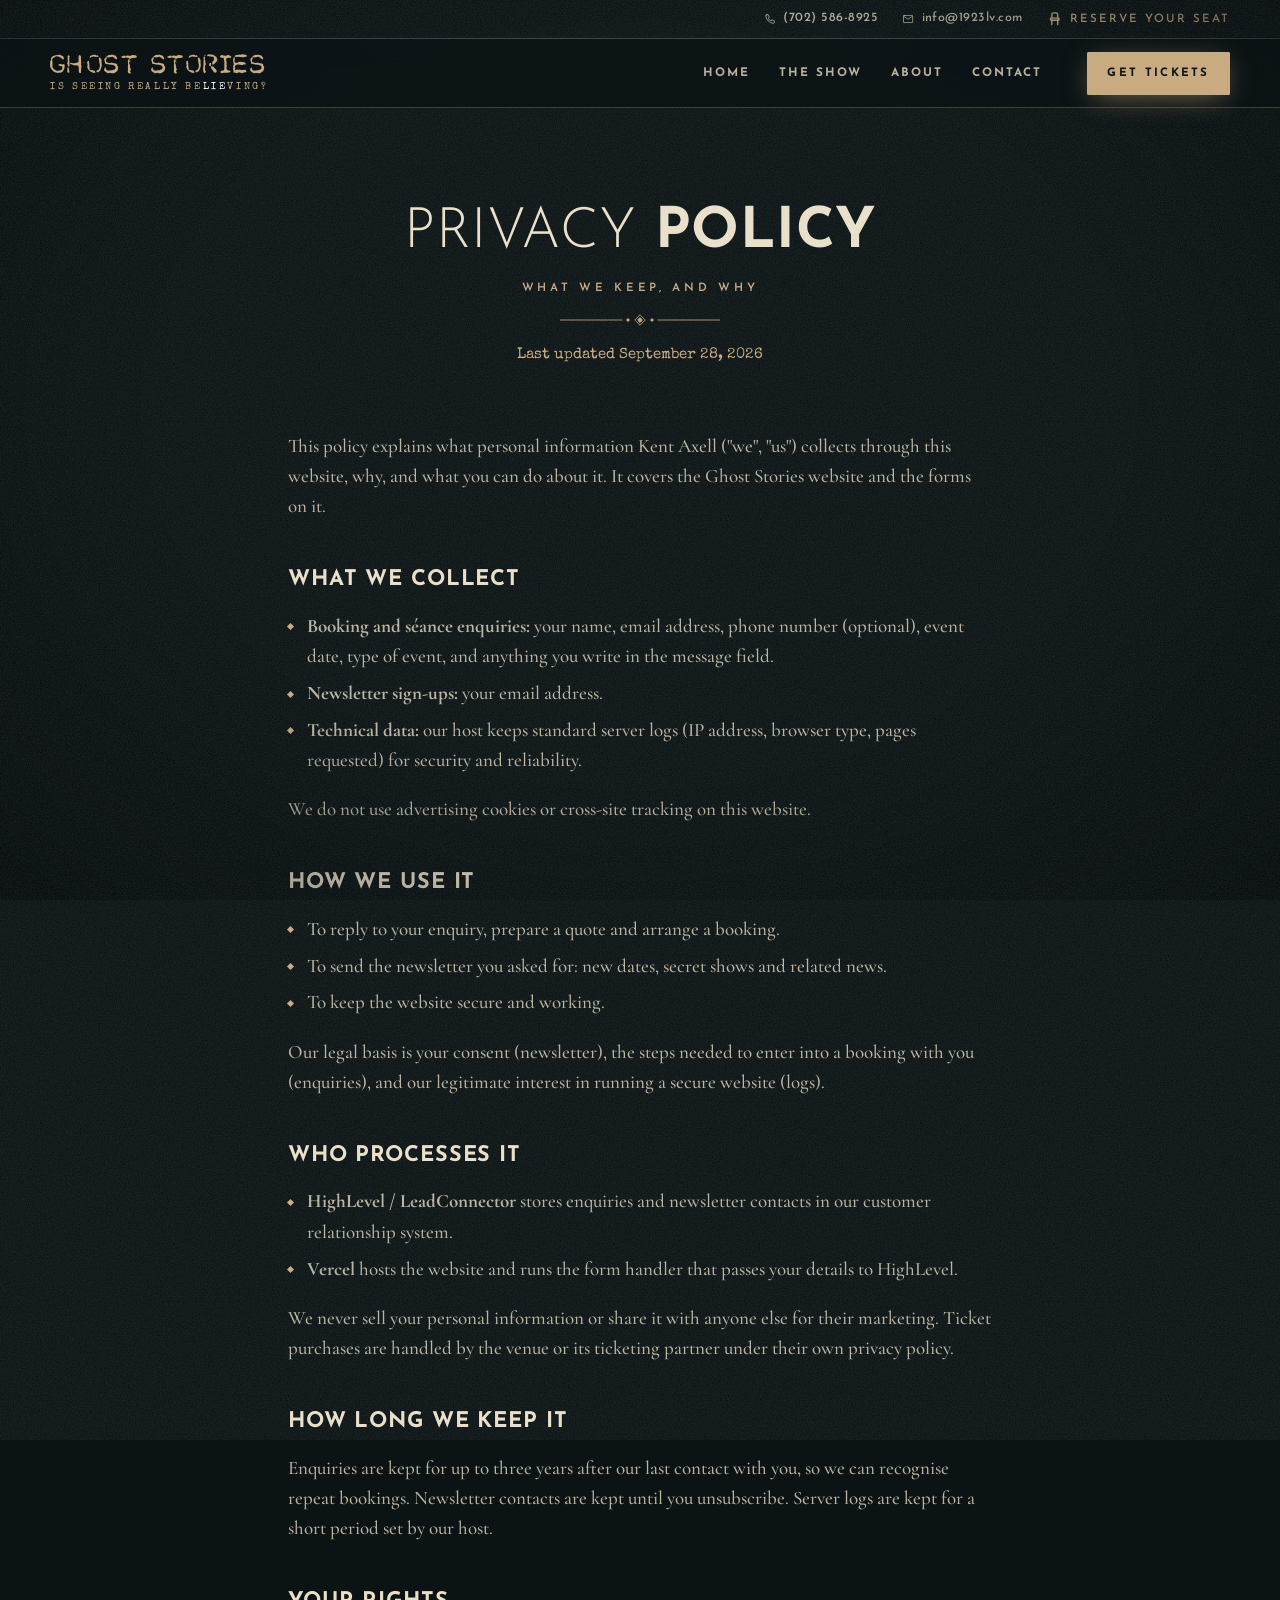
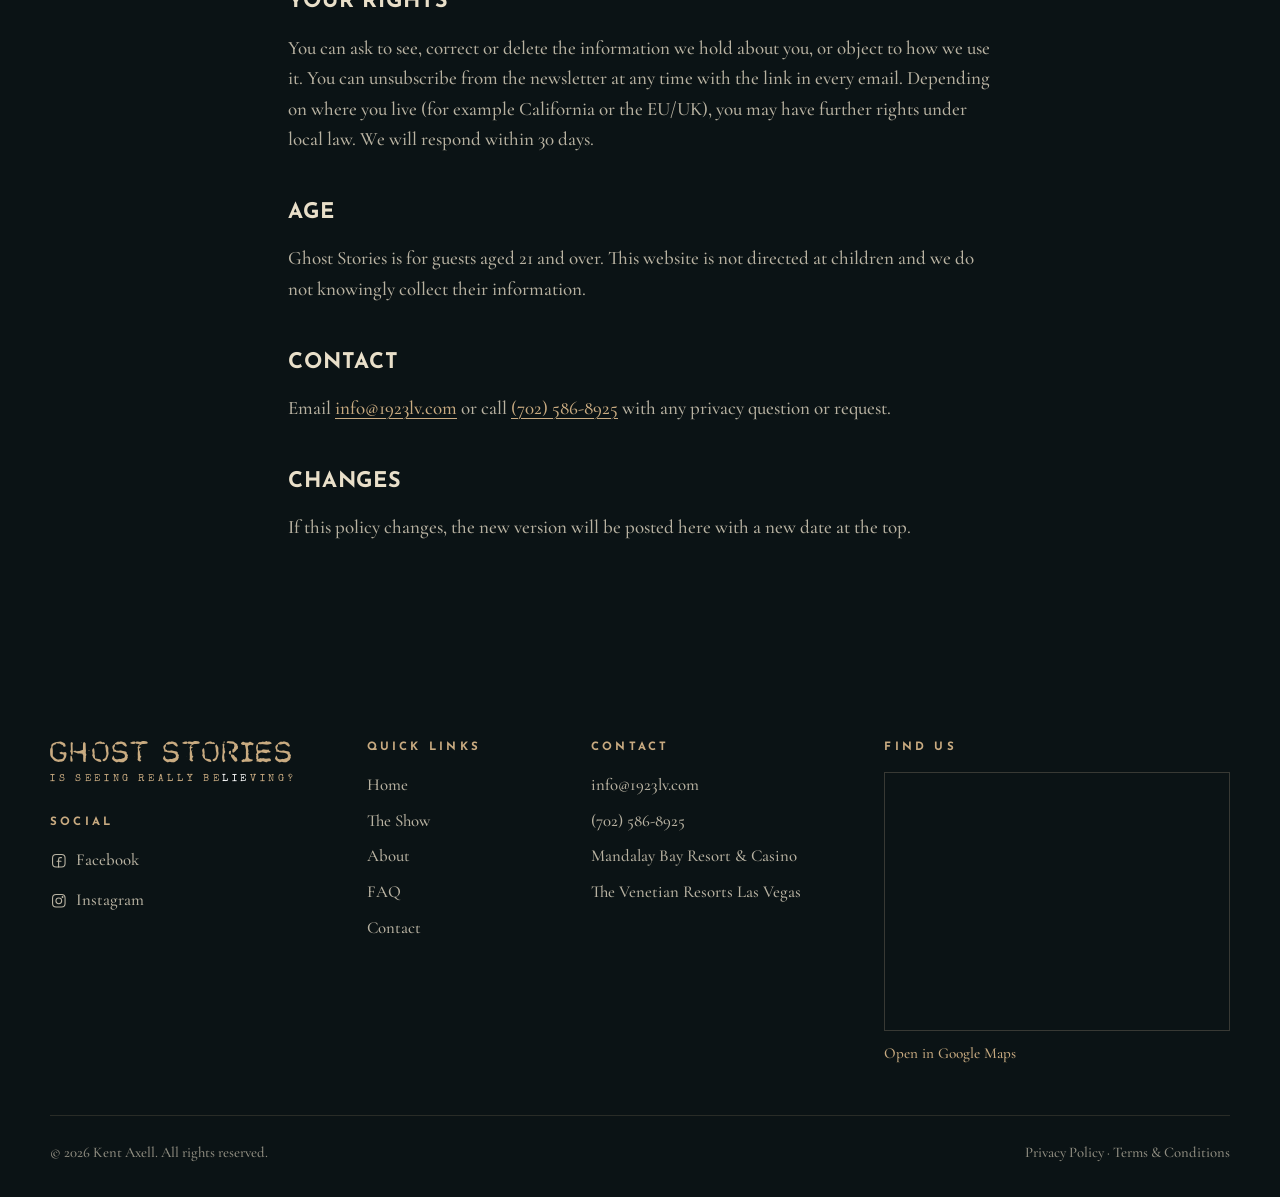
<file: privacy.html>
<!doctype html>
<html lang="en">
<head>
  <meta charset="utf-8">
  <meta name="viewport" content="width=device-width, initial-scale=1, viewport-fit=cover">
  <title>Privacy Policy | Ghost Stories | 1923 Prohibition Bar, Las Vegas</title>
  <meta name="description" content="How Kent Axell collects, uses and protects personal information submitted through the Ghost Stories website.">
  <meta name="robots" content="index,follow">
  <link rel="canonical" href="https://ghoststories.vegas/privacy.html">

  <!-- Open Graph -->
  <meta property="og:type" content="website">
  <meta property="og:site_name" content="Ghost Stories">
  <meta property="og:title" content="Privacy Policy · Ghost Stories">
  <meta property="og:description" content="How Kent Axell collects, uses and protects personal information submitted through the Ghost Stories website.">
  <meta property="og:url" content="https://ghoststories.vegas/privacy.html">
  <meta property="og:image" content="https://ghoststories.vegas/assets/img/og-image.jpg">
  <meta property="og:image:width" content="1200">
  <meta property="og:image:height" content="630">
  <meta property="og:image:alt" content="Ghost Stories: Is Seeing Really Believing? — Kent Axell at 1923 Prohibition Bar">
  <meta property="og:locale" content="en_US">

  <!-- Twitter / X -->
  <meta name="twitter:card" content="summary_large_image">
  <meta name="twitter:title" content="Privacy Policy · Ghost Stories">
  <meta name="twitter:description" content="How Kent Axell collects, uses and protects personal information submitted through the Ghost Stories website.">
  <meta name="twitter:image" content="https://ghoststories.vegas/assets/img/og-image.jpg">

  <!-- Theme & icons -->
  <meta name="theme-color" content="#0B1315">
  <link rel="icon" href="/assets/img/favicon.svg" type="image/svg+xml">
  <link rel="apple-touch-icon" href="/assets/img/apple-touch-icon.png">
  <link rel="preload" href="/assets/fonts/cormorant-garamond-latin.woff2" as="font" type="font/woff2" crossorigin>
  <link rel="stylesheet" href="/assets/css/styles.css">
  <script src="/assets/js/main.js" defer></script>
</head>
<body>
  <a class="skip-link" href="#main">Skip to content</a>
  <!-- Icon sprite: authored at a single 1.5 stroke so every glyph shares one hand -->
  <svg class="sprite" aria-hidden="true" focusable="false" xmlns="http://www.w3.org/2000/svg">
    <symbol id="i-phone" viewBox="0 0 24 24"><path d="M5.5 3.5h3l2 5-2.4 1.5a11 11 0 0 0 5.9 5.9l1.5-2.4 5 2v3a2 2 0 0 1-2 2A16.5 16.5 0 0 1 3.5 5.5a2 2 0 0 1 2-2z"/></symbol>
    <symbol id="i-mail" viewBox="0 0 24 24"><rect x="3" y="5" width="18" height="14" rx="1"/><path d="m3.5 6.5 8.5 6 8.5-6"/></symbol>
    <symbol id="i-candle-lit" viewBox="0 0 24 24"><path d="M12 2.5c1.9 2.1 2.6 3.5 2.6 4.8a2.6 2.6 0 0 1-5.2 0c0-1.3.8-2.7 2.6-4.8z"/><path d="M12 10.2v1.3"/><rect x="9.2" y="11.5" width="5.6" height="10" rx=".6" fill="currentColor"/></symbol>
    <symbol id="i-candle" viewBox="0 0 24 24"><path d="M12 2.5c1.9 2.1 2.6 3.5 2.6 4.8a2.6 2.6 0 0 1-5.2 0c0-1.3.8-2.7 2.6-4.8z"/><path d="M12 10.2v1.3"/><rect x="9.2" y="11.5" width="5.6" height="10" rx=".6"/></symbol>
    <symbol id="i-planchette" viewBox="0 0 24 24"><path d="M12 2.5c-3.2 3.1-8.5 6.4-8.5 11.3 0 4.2 3.8 7.2 8.5 7.2s8.5-3 8.5-7.2c0-4.9-5.3-8.2-8.5-11.3z"/><circle cx="12" cy="13.6" r="3"/><circle cx="6.8" cy="17.6" r=".6" fill="currentColor"/><circle cx="17.2" cy="17.6" r=".6" fill="currentColor"/><circle cx="12" cy="6.4" r=".6" fill="currentColor"/></symbol>
    <symbol id="i-keyhole" viewBox="0 0 24 24"><circle cx="12" cy="8.5" r="3.6"/><path d="M10.2 11.6 8.8 20.5h6.4l-1.4-8.9"/></symbol>
    <symbol id="i-moon" viewBox="0 0 24 24"><path d="M19.5 14.6A8 8 0 1 1 9.4 4.5a6.4 6.4 0 0 0 10.1 10.1z"/></symbol>
    <symbol id="i-eye" viewBox="0 0 24 24"><path d="M12 2.8 22 20.5H2z"/><path d="M6.8 14.2S9 11 12 11s5.2 3.2 5.2 3.2S15 17.4 12 17.4s-5.2-3.2-5.2-3.2z"/><circle cx="12" cy="14.2" r="1.3"/></symbol>
    <symbol id="i-play" viewBox="0 0 24 24"><path d="M8.5 5.5v13l10.5-6.5z" fill="currentColor" stroke="none"/></symbol>
    <symbol id="i-chevron" viewBox="0 0 24 24"><path d="m6 9.5 6 6 6-6"/></symbol>
    <symbol id="i-star" viewBox="0 0 24 24"><path d="m12 2.8 2.8 6 6.5.7-4.9 4.4 1.4 6.4L12 17l-5.8 3.3 1.4-6.4-4.9-4.4 6.5-.7z" fill="currentColor"/></symbol>
    <symbol id="i-instagram" viewBox="0 0 24 24"><rect x="3.5" y="3.5" width="17" height="17" rx="4.8"/><circle cx="12" cy="12" r="3.9"/><circle cx="17.1" cy="6.9" r=".6" fill="currentColor"/></symbol>
    <symbol id="i-facebook" viewBox="0 0 24 24"><rect x="3.5" y="3.5" width="17" height="17" rx="4.8"/><path d="M15.6 7.6h-1.7c-1.4 0-2.2.9-2.2 2.3v10.6M9.6 12.6h5.4"/></symbol>
    <symbol id="i-youtube" viewBox="0 0 24 24"><rect x="2.5" y="5.8" width="19" height="12.4" rx="3.4"/><path d="M10.2 9.4v5.2l4.4-2.6z" fill="currentColor"/></symbol>
    <symbol id="i-menu" viewBox="0 0 24 24"><path d="M3.5 7h17M3.5 12h17M3.5 17h11"/></symbol>
    <symbol id="i-close" viewBox="0 0 24 24"><path d="M6 6l12 12M18 6 6 18"/></symbol>
    <symbol id="i-chair" viewBox="0 0 24 24"><path d="M7.5 11V5.6A2.6 2.6 0 0 1 10.1 3h3.8a2.6 2.6 0 0 1 2.6 2.6V11"/><rect x="5.5" y="11" width="13" height="3.3" rx=".8"/><path d="M7.5 14.3V21M16.5 14.3V21"/></symbol>
    <symbol id="i-gstar" viewBox="0 0 24 24"><path d="M12 17.3l6.2 3.7-1.6-7 5.4-4.7-7.2-.6L12 2 9.2 8.7 2 9.3l5.4 4.7-1.6 7z"/></symbol>
    <symbol id="i-heart" viewBox="0 0 24 24"><path d="M12 20.3S3.5 15.1 3.5 9.1A4.4 4.4 0 0 1 12 7a4.4 4.4 0 0 1 8.5 2.1c0 6-8.5 11.2-8.5 11.2z"/></symbol>
    <symbol id="i-share" viewBox="0 0 24 24"><circle cx="18" cy="5.5" r="2.5"/><circle cx="6" cy="12" r="2.5"/><circle cx="18" cy="18.5" r="2.5"/><path d="m8.2 10.8 7.6-4.1M8.2 13.2l7.6 4.1"/></symbol>
    <symbol id="i-kebab" viewBox="0 0 24 24"><circle cx="12" cy="5" r="2"/><circle cx="12" cy="12" r="2"/><circle cx="12" cy="19" r="2"/></symbol>
    <symbol id="i-divider" viewBox="0 0 200 16"><path d="M0 8h78M122 8h78"/><path d="M100 1.5 106.5 8 100 14.5 93.5 8z"/><path d="M100 5 103 8l-3 3-3-3z" fill="currentColor"/><circle cx="85" cy="8" r="1.5" fill="currentColor"/><circle cx="115" cy="8" r="1.5" fill="currentColor"/></symbol>
  </svg>
  <!-- 1. Utility bar -->
  <div class="utility">
    <div class="container utility__inner">
      <a class="utility__item" href="tel:+17025868925"><svg class="icon" aria-hidden="true"><use href="#i-phone"/></svg><span>(702) 586-8925</span></a>
      <a class="utility__item utility__item--email" href="mailto:info@1923lv.com"><svg class="icon" aria-hidden="true"><use href="#i-mail"/></svg><span>info@1923lv.com</span></a>
      <a class="utility__item utility__item--cta" href="https://fareharbor.com/embeds/book/1923lv/items/463120/calendar/2026/09/?flow=875034&amp;full-items=yes" target="_blank" rel="noopener" data-tickets><svg class="icon icon--seat" aria-hidden="true"><use href="#i-chair"/></svg><span>Reserve Your Seat</span></a>
    </div>
  </div>

  <!-- 2. Navigation -->
  <header class="nav" data-nav>
    <div class="container nav__inner">
      <!-- Text logo: subtitle width is fitted to the title by main.js (fitLockups) -->
      <a class="logo" href="/#top" aria-label="Ghost Stories: Is Seeing Really Believing? Home" data-lockup>
        <span class="logo__title" data-lockup-title>Ghost Stories</span>
        <span class="logo__sub" data-lockup-sub aria-hidden="true"><span class="lockup-fit">Is Seeing Really Be<span class="lie">lie</span>ving?</span></span>
      </a>
      <nav class="nav__links" id="site-menu" aria-label="Primary">
        <a href="/#top" data-nav-link>Home</a>
        <a href="/#the-show" data-nav-link>The Show</a>
        <a href="/#about" data-nav-link>About</a>
        <a href="/#contact" data-nav-link>Contact</a>
        <a class="btn btn--gold nav__menu-cta" href="https://fareharbor.com/embeds/book/1923lv/items/463120/calendar/2026/09/?flow=875034&amp;full-items=yes" target="_blank" rel="noopener" data-tickets>Get Tickets</a>
      </nav>
      <a class="btn btn--gold btn--sm nav__cta" href="https://fareharbor.com/embeds/book/1923lv/items/463120/calendar/2026/09/?flow=875034&amp;full-items=yes" target="_blank" rel="noopener" data-tickets>Get Tickets</a>
      <button class="nav__toggle" type="button" aria-controls="site-menu" aria-expanded="false" data-menu-toggle>
        <span class="nav__bars" aria-hidden="true"><span></span><span></span><span></span></span>
        <span class="sr-only">Open menu</span>
      </button>
    </div>
  </header>

  <main id="main" class="legal">
    <div class="container">
      <header class="legal__head">
        <h1 class="h2">Privacy <strong>Policy</strong></h1>
        <p class="section-head__sub">What we keep, and why</p>
        <svg class="divider" aria-hidden="true"><use href="#i-divider"/></svg>
        <p class="legal__updated">Last updated September 28, 2026</p>
      </header>
      <div class="legal__body">
        <!-- TODO: have this reviewed by counsel before launch. -->
        <p>This policy explains what personal information Kent Axell ("we", "us") collects through this website, why, and what you can do about it. It covers the Ghost Stories website and the forms on it.</p>

        <h2>What we collect</h2>
        <ul>
          <li><strong>Booking and séance enquiries:</strong> your name, email address, phone number (optional), event date, type of event, and anything you write in the message field.</li>
          <li><strong>Newsletter sign-ups:</strong> your email address.</li>
          <li><strong>Technical data:</strong> our host keeps standard server logs (IP address, browser type, pages requested) for security and reliability.</li>
        </ul>
        <p>We do not use advertising cookies or cross-site tracking on this website.</p>

        <h2>How we use it</h2>
        <ul>
          <li>To reply to your enquiry, prepare a quote and arrange a booking.</li>
          <li>To send the newsletter you asked for: new dates, secret shows and related news.</li>
          <li>To keep the website secure and working.</li>
        </ul>
        <p>Our legal basis is your consent (newsletter), the steps needed to enter into a booking with you (enquiries), and our legitimate interest in running a secure website (logs).</p>

        <h2>Who processes it</h2>
        <ul>
          <li><strong>HighLevel / LeadConnector</strong> stores enquiries and newsletter contacts in our customer relationship system.</li>
          <li><strong>Vercel</strong> hosts the website and runs the form handler that passes your details to HighLevel.</li>
        </ul>
        <p>We never sell your personal information or share it with anyone else for their marketing. Ticket purchases are handled by the venue or its ticketing partner under their own privacy policy.</p>

        <h2>How long we keep it</h2>
        <p>Enquiries are kept for up to three years after our last contact with you, so we can recognise repeat bookings. Newsletter contacts are kept until you unsubscribe. Server logs are kept for a short period set by our host.</p>

        <h2>Your rights</h2>
        <p>You can ask to see, correct or delete the information we hold about you, or object to how we use it. You can unsubscribe from the newsletter at any time with the link in every email. Depending on where you live (for example California or the EU/UK), you may have further rights under local law. We will respond within 30 days.</p>

        <h2>Age</h2>
        <p>Ghost Stories is for guests aged 21 and over. This website is not directed at children and we do not knowingly collect their information.</p>

        <h2>Contact</h2>
        <p>Email <a href="mailto:info@1923lv.com">info@1923lv.com</a> or call <a href="tel:+17025868925">(702) 586-8925</a> with any privacy question or request.</p>

        <h2>Changes</h2>
        <p>If this policy changes, the new version will be posted here with a new date at the top.</p>
      </div>
    </div>
  </main>

  <!-- 16. Footer -->
  <footer class="footer">
    <div class="container footer__grid">
      <div class="footer__brand">
        <a class="logo logo--footer" href="/#top" aria-label="Ghost Stories: Is Seeing Really Believing? Back to top" data-lockup>
          <span class="logo__title" data-lockup-title>Ghost Stories</span>
          <span class="logo__sub" data-lockup-sub aria-hidden="true"><span class="lockup-fit">Is Seeing Really Be<span class="lie">lie</span>ving?</span></span>
        </a>
        <p class="footer__label">Social</p>
        <ul class="footer__social">
          <li><a href="https://www.facebook.com/ghoststorieslv" rel="noopener" target="_blank"><svg class="icon" aria-hidden="true"><use href="#i-facebook"/></svg>Facebook</a></li>
          <li><a href="https://www.instagram.com/ghoststorieslv?fbclid=IwY2xjawUnrwhleHRuA2FlbQIxMABwZG9mBWJyaWQRMUw3OXJqZG5velQ3Rm1zVFBzcnRjBmFwcF9pZBAyMjIwMzkxNzg4MjAwODkyAAEe6Q_BfFvNbXd2B5RgNYLgDkO11o27QMXTOEvgEcvkzy9phNRtA2Uc7zPNHYQ_aem_6vBp9UZJi7I51ZxuJPo9BA" rel="noopener" target="_blank"><svg class="icon" aria-hidden="true"><use href="#i-instagram"/></svg>Instagram</a></li>
        </ul>
      </div>
      <nav aria-label="Quick links">
        <p class="footer__label">Quick Links</p>
        <ul class="footer__links">
          <li><a href="/#top">Home</a></li>
          <li><a href="/#the-show">The Show</a></li>
          <li><a href="/#about">About</a></li>
          <li><a href="/#faq">FAQ</a></li>
          <li><a href="/#contact">Contact</a></li>
        </ul>
      </nav>
      <div id="contact">
        <p class="footer__label">Contact</p>
        <ul class="footer__links">
          <li><a href="mailto:info@1923lv.com">info@1923lv.com</a></li>
          <li><a href="tel:+17025868925">(702) 586-8925</a></li>
          <li>Mandalay Bay Resort &amp; Casino</li>
          <li>The Venetian Resorts Las Vegas</li>
        </ul>
      </div>
      <div class="footer__map">
        <p class="footer__label">Find Us</p>
        <iframe src="https://maps.google.com/maps?cid=5652075586288388436&amp;hl=en&amp;output=embed" title="Map: 1923 Prohibition Bar at Mandalay Bay, Las Vegas" loading="lazy" referrerpolicy="no-referrer-when-downgrade"></iframe>
        <a class="footer__map-link" href="https://www.google.com/maps?cid=5652075586288388436" target="_blank" rel="noopener">Open in Google Maps</a>
      </div>
    </div>
    <div class="container footer__bottom">
      <p>© <span data-year>2026</span> Kent Axell. All rights reserved.</p>
      <p><a href="/privacy.html">Privacy Policy</a><span aria-hidden="true"> · </span><a href="/terms.html">Terms &amp; Conditions</a></p>
    </div>
  </footer>
</body>
</html>
</file>
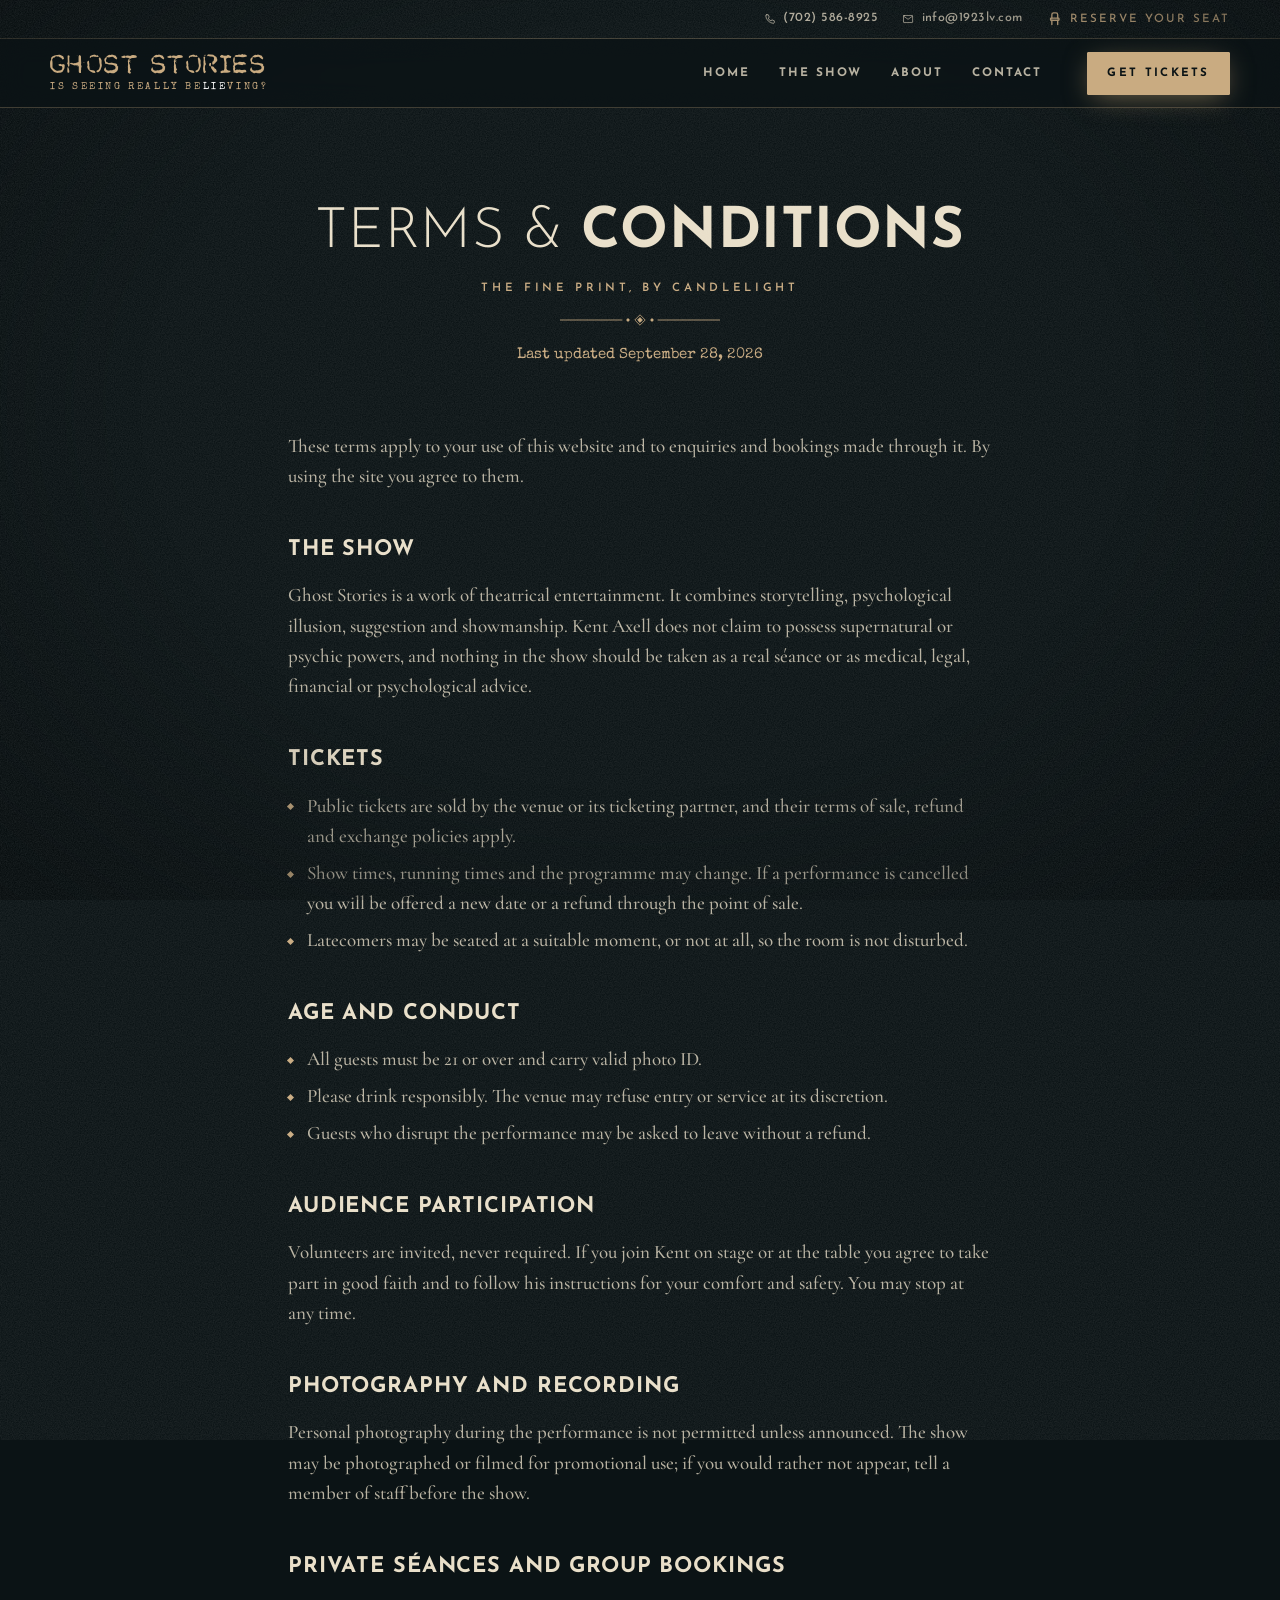
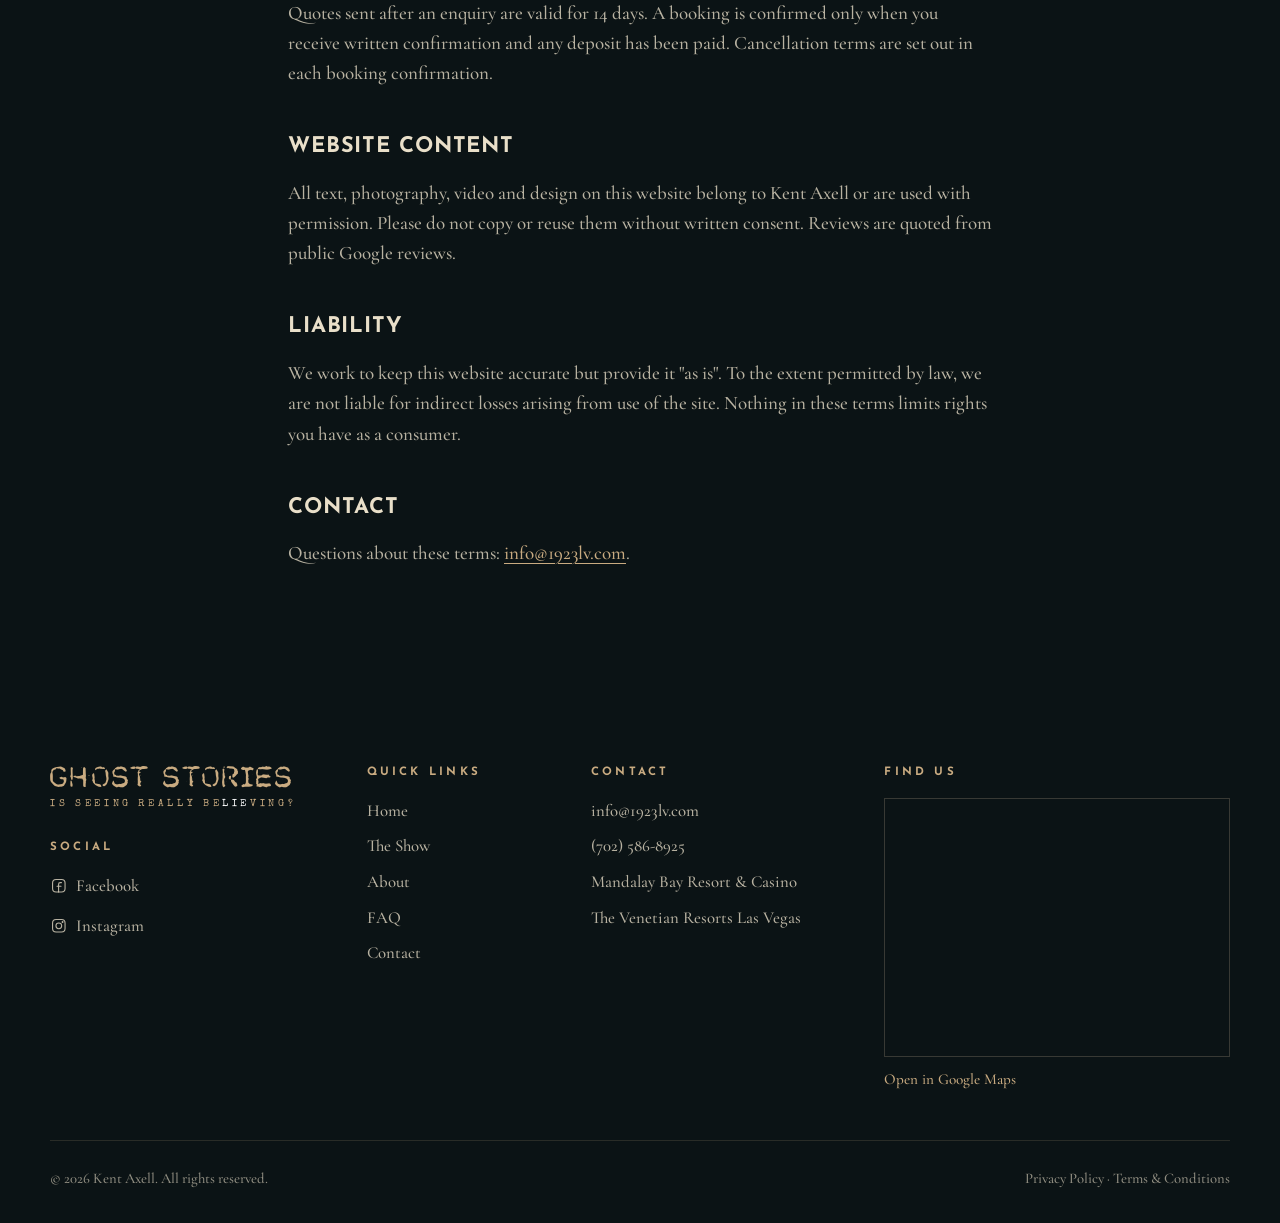
<file: terms.html>
<!doctype html>
<html lang="en">
<head>
  <meta charset="utf-8">
  <meta name="viewport" content="width=device-width, initial-scale=1, viewport-fit=cover">
  <title>Terms &amp; Conditions | Ghost Stories | 1923 Prohibition Bar, Las Vegas</title>
  <meta name="description" content="Terms for using the Ghost Stories website and booking the show, private séances and group events.">
  <meta name="robots" content="index,follow">
  <link rel="canonical" href="https://ghoststories.vegas/terms.html">

  <!-- Open Graph -->
  <meta property="og:type" content="website">
  <meta property="og:site_name" content="Ghost Stories">
  <meta property="og:title" content="Terms &amp; Conditions · Ghost Stories">
  <meta property="og:description" content="Terms for using the Ghost Stories website and booking the show, private séances and group events.">
  <meta property="og:url" content="https://ghoststories.vegas/terms.html">
  <meta property="og:image" content="https://ghoststories.vegas/assets/img/og-image.jpg">
  <meta property="og:image:width" content="1200">
  <meta property="og:image:height" content="630">
  <meta property="og:image:alt" content="Ghost Stories: Is Seeing Really Believing? — Kent Axell at 1923 Prohibition Bar">
  <meta property="og:locale" content="en_US">

  <!-- Twitter / X -->
  <meta name="twitter:card" content="summary_large_image">
  <meta name="twitter:title" content="Terms &amp; Conditions · Ghost Stories">
  <meta name="twitter:description" content="Terms for using the Ghost Stories website and booking the show, private séances and group events.">
  <meta name="twitter:image" content="https://ghoststories.vegas/assets/img/og-image.jpg">

  <!-- Theme & icons -->
  <meta name="theme-color" content="#0B1315">
  <link rel="icon" href="/assets/img/favicon.svg" type="image/svg+xml">
  <link rel="apple-touch-icon" href="/assets/img/apple-touch-icon.png">
  <link rel="preload" href="/assets/fonts/cormorant-garamond-latin.woff2" as="font" type="font/woff2" crossorigin>
  <link rel="stylesheet" href="/assets/css/styles.css">
  <script src="/assets/js/main.js" defer></script>
</head>
<body>
  <a class="skip-link" href="#main">Skip to content</a>
  <!-- Icon sprite: authored at a single 1.5 stroke so every glyph shares one hand -->
  <svg class="sprite" aria-hidden="true" focusable="false" xmlns="http://www.w3.org/2000/svg">
    <symbol id="i-phone" viewBox="0 0 24 24"><path d="M5.5 3.5h3l2 5-2.4 1.5a11 11 0 0 0 5.9 5.9l1.5-2.4 5 2v3a2 2 0 0 1-2 2A16.5 16.5 0 0 1 3.5 5.5a2 2 0 0 1 2-2z"/></symbol>
    <symbol id="i-mail" viewBox="0 0 24 24"><rect x="3" y="5" width="18" height="14" rx="1"/><path d="m3.5 6.5 8.5 6 8.5-6"/></symbol>
    <symbol id="i-candle-lit" viewBox="0 0 24 24"><path d="M12 2.5c1.9 2.1 2.6 3.5 2.6 4.8a2.6 2.6 0 0 1-5.2 0c0-1.3.8-2.7 2.6-4.8z"/><path d="M12 10.2v1.3"/><rect x="9.2" y="11.5" width="5.6" height="10" rx=".6" fill="currentColor"/></symbol>
    <symbol id="i-candle" viewBox="0 0 24 24"><path d="M12 2.5c1.9 2.1 2.6 3.5 2.6 4.8a2.6 2.6 0 0 1-5.2 0c0-1.3.8-2.7 2.6-4.8z"/><path d="M12 10.2v1.3"/><rect x="9.2" y="11.5" width="5.6" height="10" rx=".6"/></symbol>
    <symbol id="i-planchette" viewBox="0 0 24 24"><path d="M12 2.5c-3.2 3.1-8.5 6.4-8.5 11.3 0 4.2 3.8 7.2 8.5 7.2s8.5-3 8.5-7.2c0-4.9-5.3-8.2-8.5-11.3z"/><circle cx="12" cy="13.6" r="3"/><circle cx="6.8" cy="17.6" r=".6" fill="currentColor"/><circle cx="17.2" cy="17.6" r=".6" fill="currentColor"/><circle cx="12" cy="6.4" r=".6" fill="currentColor"/></symbol>
    <symbol id="i-keyhole" viewBox="0 0 24 24"><circle cx="12" cy="8.5" r="3.6"/><path d="M10.2 11.6 8.8 20.5h6.4l-1.4-8.9"/></symbol>
    <symbol id="i-moon" viewBox="0 0 24 24"><path d="M19.5 14.6A8 8 0 1 1 9.4 4.5a6.4 6.4 0 0 0 10.1 10.1z"/></symbol>
    <symbol id="i-eye" viewBox="0 0 24 24"><path d="M12 2.8 22 20.5H2z"/><path d="M6.8 14.2S9 11 12 11s5.2 3.2 5.2 3.2S15 17.4 12 17.4s-5.2-3.2-5.2-3.2z"/><circle cx="12" cy="14.2" r="1.3"/></symbol>
    <symbol id="i-play" viewBox="0 0 24 24"><path d="M8.5 5.5v13l10.5-6.5z" fill="currentColor" stroke="none"/></symbol>
    <symbol id="i-chevron" viewBox="0 0 24 24"><path d="m6 9.5 6 6 6-6"/></symbol>
    <symbol id="i-star" viewBox="0 0 24 24"><path d="m12 2.8 2.8 6 6.5.7-4.9 4.4 1.4 6.4L12 17l-5.8 3.3 1.4-6.4-4.9-4.4 6.5-.7z" fill="currentColor"/></symbol>
    <symbol id="i-instagram" viewBox="0 0 24 24"><rect x="3.5" y="3.5" width="17" height="17" rx="4.8"/><circle cx="12" cy="12" r="3.9"/><circle cx="17.1" cy="6.9" r=".6" fill="currentColor"/></symbol>
    <symbol id="i-facebook" viewBox="0 0 24 24"><rect x="3.5" y="3.5" width="17" height="17" rx="4.8"/><path d="M15.6 7.6h-1.7c-1.4 0-2.2.9-2.2 2.3v10.6M9.6 12.6h5.4"/></symbol>
    <symbol id="i-youtube" viewBox="0 0 24 24"><rect x="2.5" y="5.8" width="19" height="12.4" rx="3.4"/><path d="M10.2 9.4v5.2l4.4-2.6z" fill="currentColor"/></symbol>
    <symbol id="i-menu" viewBox="0 0 24 24"><path d="M3.5 7h17M3.5 12h17M3.5 17h11"/></symbol>
    <symbol id="i-close" viewBox="0 0 24 24"><path d="M6 6l12 12M18 6 6 18"/></symbol>
    <symbol id="i-chair" viewBox="0 0 24 24"><path d="M7.5 11V5.6A2.6 2.6 0 0 1 10.1 3h3.8a2.6 2.6 0 0 1 2.6 2.6V11"/><rect x="5.5" y="11" width="13" height="3.3" rx=".8"/><path d="M7.5 14.3V21M16.5 14.3V21"/></symbol>
    <symbol id="i-gstar" viewBox="0 0 24 24"><path d="M12 17.3l6.2 3.7-1.6-7 5.4-4.7-7.2-.6L12 2 9.2 8.7 2 9.3l5.4 4.7-1.6 7z"/></symbol>
    <symbol id="i-heart" viewBox="0 0 24 24"><path d="M12 20.3S3.5 15.1 3.5 9.1A4.4 4.4 0 0 1 12 7a4.4 4.4 0 0 1 8.5 2.1c0 6-8.5 11.2-8.5 11.2z"/></symbol>
    <symbol id="i-share" viewBox="0 0 24 24"><circle cx="18" cy="5.5" r="2.5"/><circle cx="6" cy="12" r="2.5"/><circle cx="18" cy="18.5" r="2.5"/><path d="m8.2 10.8 7.6-4.1M8.2 13.2l7.6 4.1"/></symbol>
    <symbol id="i-kebab" viewBox="0 0 24 24"><circle cx="12" cy="5" r="2"/><circle cx="12" cy="12" r="2"/><circle cx="12" cy="19" r="2"/></symbol>
    <symbol id="i-divider" viewBox="0 0 200 16"><path d="M0 8h78M122 8h78"/><path d="M100 1.5 106.5 8 100 14.5 93.5 8z"/><path d="M100 5 103 8l-3 3-3-3z" fill="currentColor"/><circle cx="85" cy="8" r="1.5" fill="currentColor"/><circle cx="115" cy="8" r="1.5" fill="currentColor"/></symbol>
  </svg>
  <!-- 1. Utility bar -->
  <div class="utility">
    <div class="container utility__inner">
      <a class="utility__item" href="tel:+17025868925"><svg class="icon" aria-hidden="true"><use href="#i-phone"/></svg><span>(702) 586-8925</span></a>
      <a class="utility__item utility__item--email" href="mailto:info@1923lv.com"><svg class="icon" aria-hidden="true"><use href="#i-mail"/></svg><span>info@1923lv.com</span></a>
      <a class="utility__item utility__item--cta" href="https://fareharbor.com/embeds/book/1923lv/items/463120/calendar/2026/09/?flow=875034&amp;full-items=yes" target="_blank" rel="noopener" data-tickets><svg class="icon icon--seat" aria-hidden="true"><use href="#i-chair"/></svg><span>Reserve Your Seat</span></a>
    </div>
  </div>

  <!-- 2. Navigation -->
  <header class="nav" data-nav>
    <div class="container nav__inner">
      <!-- Text logo: subtitle width is fitted to the title by main.js (fitLockups) -->
      <a class="logo" href="/#top" aria-label="Ghost Stories: Is Seeing Really Believing? Home" data-lockup>
        <span class="logo__title" data-lockup-title>Ghost Stories</span>
        <span class="logo__sub" data-lockup-sub aria-hidden="true"><span class="lockup-fit">Is Seeing Really Be<span class="lie">lie</span>ving?</span></span>
      </a>
      <nav class="nav__links" id="site-menu" aria-label="Primary">
        <a href="/#top" data-nav-link>Home</a>
        <a href="/#the-show" data-nav-link>The Show</a>
        <a href="/#about" data-nav-link>About</a>
        <a href="/#contact" data-nav-link>Contact</a>
        <a class="btn btn--gold nav__menu-cta" href="https://fareharbor.com/embeds/book/1923lv/items/463120/calendar/2026/09/?flow=875034&amp;full-items=yes" target="_blank" rel="noopener" data-tickets>Get Tickets</a>
      </nav>
      <a class="btn btn--gold btn--sm nav__cta" href="https://fareharbor.com/embeds/book/1923lv/items/463120/calendar/2026/09/?flow=875034&amp;full-items=yes" target="_blank" rel="noopener" data-tickets>Get Tickets</a>
      <button class="nav__toggle" type="button" aria-controls="site-menu" aria-expanded="false" data-menu-toggle>
        <span class="nav__bars" aria-hidden="true"><span></span><span></span><span></span></span>
        <span class="sr-only">Open menu</span>
      </button>
    </div>
  </header>

  <main id="main" class="legal">
    <div class="container">
      <header class="legal__head">
        <h1 class="h2">Terms &amp; <strong>Conditions</strong></h1>
        <p class="section-head__sub">The fine print, by candlelight</p>
        <svg class="divider" aria-hidden="true"><use href="#i-divider"/></svg>
        <p class="legal__updated">Last updated September 28, 2026</p>
      </header>
      <div class="legal__body">
        <!-- TODO: have this reviewed by counsel and the venue before launch. -->
        <p>These terms apply to your use of this website and to enquiries and bookings made through it. By using the site you agree to them.</p>

        <h2>The show</h2>
        <p>Ghost Stories is a work of theatrical entertainment. It combines storytelling, psychological illusion, suggestion and showmanship. Kent Axell does not claim to possess supernatural or psychic powers, and nothing in the show should be taken as a real séance or as medical, legal, financial or psychological advice.</p>

        <h2>Tickets</h2>
        <ul>
          <li>Public tickets are sold by the venue or its ticketing partner, and their terms of sale, refund and exchange policies apply.</li>
          <li>Show times, running times and the programme may change. If a performance is cancelled you will be offered a new date or a refund through the point of sale.</li>
          <li>Latecomers may be seated at a suitable moment, or not at all, so the room is not disturbed.</li>
        </ul>

        <h2>Age and conduct</h2>
        <ul>
          <li>All guests must be 21 or over and carry valid photo ID.</li>
          <li>Please drink responsibly. The venue may refuse entry or service at its discretion.</li>
          <li>Guests who disrupt the performance may be asked to leave without a refund.</li>
        </ul>

        <h2>Audience participation</h2>
        <p>Volunteers are invited, never required. If you join Kent on stage or at the table you agree to take part in good faith and to follow his instructions for your comfort and safety. You may stop at any time.</p>

        <h2>Photography and recording</h2>
        <p>Personal photography during the performance is not permitted unless announced. The show may be photographed or filmed for promotional use; if you would rather not appear, tell a member of staff before the show.</p>

        <h2>Private séances and group bookings</h2>
        <p>Quotes sent after an enquiry are valid for 14 days. A booking is confirmed only when you receive written confirmation and any deposit has been paid. Cancellation terms are set out in each booking confirmation.</p>

        <h2>Website content</h2>
        <p>All text, photography, video and design on this website belong to Kent Axell or are used with permission. Please do not copy or reuse them without written consent. Reviews are quoted from public Google reviews.</p>

        <h2>Liability</h2>
        <p>We work to keep this website accurate but provide it "as is". To the extent permitted by law, we are not liable for indirect losses arising from use of the site. Nothing in these terms limits rights you have as a consumer.</p>

        <h2>Contact</h2>
        <p>Questions about these terms: <a href="mailto:info@1923lv.com">info@1923lv.com</a>.</p>
      </div>
    </div>
  </main>

  <!-- 16. Footer -->
  <footer class="footer">
    <div class="container footer__grid">
      <div class="footer__brand">
        <a class="logo logo--footer" href="/#top" aria-label="Ghost Stories: Is Seeing Really Believing? Back to top" data-lockup>
          <span class="logo__title" data-lockup-title>Ghost Stories</span>
          <span class="logo__sub" data-lockup-sub aria-hidden="true"><span class="lockup-fit">Is Seeing Really Be<span class="lie">lie</span>ving?</span></span>
        </a>
        <p class="footer__label">Social</p>
        <ul class="footer__social">
          <li><a href="https://www.facebook.com/ghoststorieslv" rel="noopener" target="_blank"><svg class="icon" aria-hidden="true"><use href="#i-facebook"/></svg>Facebook</a></li>
          <li><a href="https://www.instagram.com/ghoststorieslv?fbclid=IwY2xjawUnrwhleHRuA2FlbQIxMABwZG9mBWJyaWQRMUw3OXJqZG5velQ3Rm1zVFBzcnRjBmFwcF9pZBAyMjIwMzkxNzg4MjAwODkyAAEe6Q_BfFvNbXd2B5RgNYLgDkO11o27QMXTOEvgEcvkzy9phNRtA2Uc7zPNHYQ_aem_6vBp9UZJi7I51ZxuJPo9BA" rel="noopener" target="_blank"><svg class="icon" aria-hidden="true"><use href="#i-instagram"/></svg>Instagram</a></li>
        </ul>
      </div>
      <nav aria-label="Quick links">
        <p class="footer__label">Quick Links</p>
        <ul class="footer__links">
          <li><a href="/#top">Home</a></li>
          <li><a href="/#the-show">The Show</a></li>
          <li><a href="/#about">About</a></li>
          <li><a href="/#faq">FAQ</a></li>
          <li><a href="/#contact">Contact</a></li>
        </ul>
      </nav>
      <div id="contact">
        <p class="footer__label">Contact</p>
        <ul class="footer__links">
          <li><a href="mailto:info@1923lv.com">info@1923lv.com</a></li>
          <li><a href="tel:+17025868925">(702) 586-8925</a></li>
          <li>Mandalay Bay Resort &amp; Casino</li>
          <li>The Venetian Resorts Las Vegas</li>
        </ul>
      </div>
      <div class="footer__map">
        <p class="footer__label">Find Us</p>
        <iframe src="https://maps.google.com/maps?cid=5652075586288388436&amp;hl=en&amp;output=embed" title="Map: 1923 Prohibition Bar at Mandalay Bay, Las Vegas" loading="lazy" referrerpolicy="no-referrer-when-downgrade"></iframe>
        <a class="footer__map-link" href="https://www.google.com/maps?cid=5652075586288388436" target="_blank" rel="noopener">Open in Google Maps</a>
      </div>
    </div>
    <div class="container footer__bottom">
      <p>© <span data-year>2026</span> Kent Axell. All rights reserved.</p>
      <p><a href="/privacy.html">Privacy Policy</a><span aria-hidden="true"> · </span><a href="/terms.html">Terms &amp; Conditions</a></p>
    </div>
  </footer>
</body>
</html>
</file>
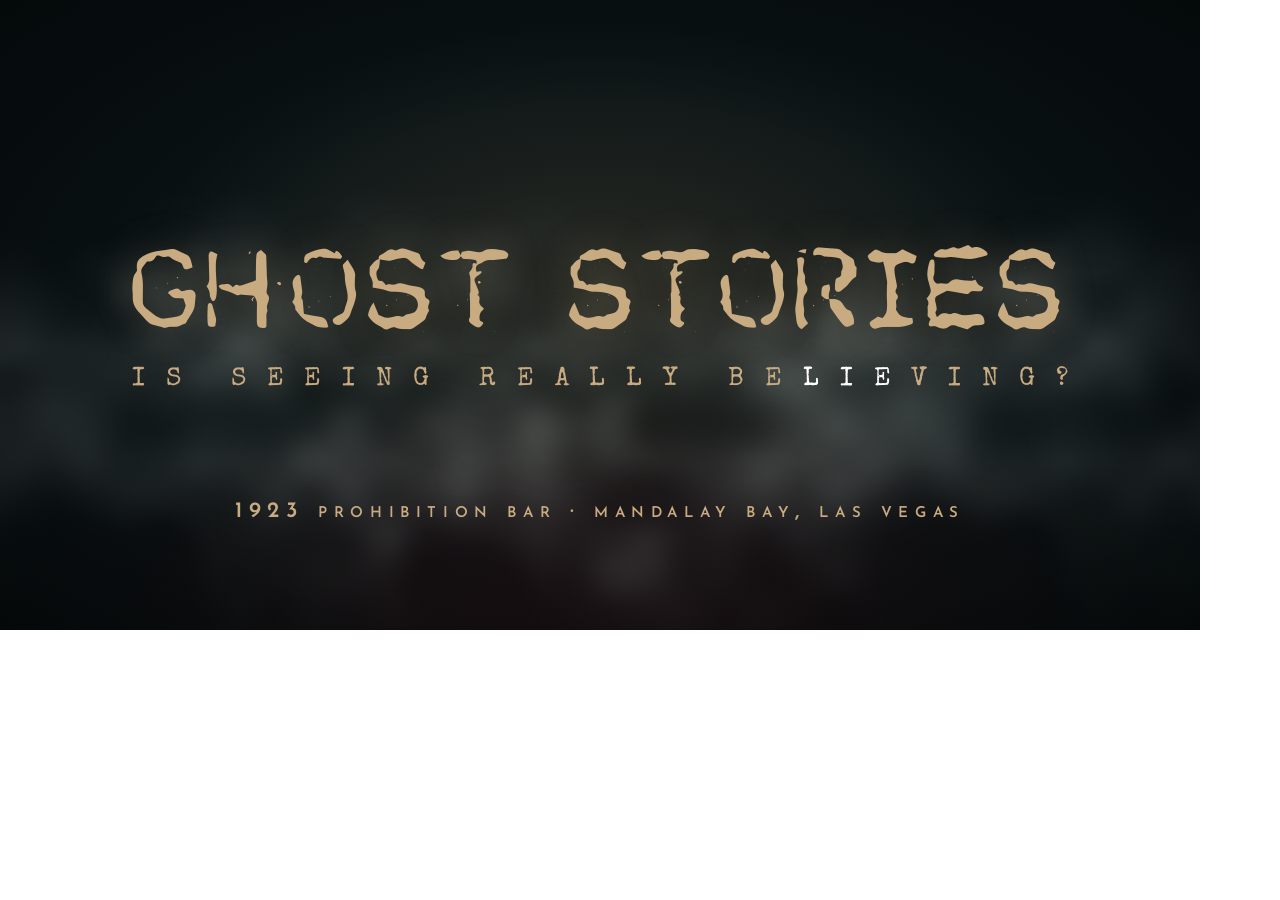
<file: assets/og/og-template.html>
<!doctype html>
<!--
  Open Graph share image template, 1200 x 630.
  Render: open this file at exactly 1200 x 630 and screenshot it, then save as
  /assets/img/og-image.jpg (JPEG, about 85% quality). It was rendered that way
  with headless Chrome for the first version.

  TODO: replace with a final designed render (e.g. with show photography) when available.
  Keep all text inside the dashed safe zone (1000 x 500, centred) so Facebook,
  LinkedIn, iMessage and WhatsApp crops never cut it. Add ?guides to the URL
  to show the safe zone while designing.
-->
<html lang="en">
<head>
<meta charset="utf-8">
<title>Ghost Stories OG image</title>
<style>
  @font-face { font-family: "Enigma"; src: url("../fonts/enigma.woff2") format("woff2"); }
  @font-face { font-family: "Special Elite"; src: url("../fonts/special-elite-latin.woff2") format("woff2"); }
  @font-face { font-family: "Josefin Sans"; src: url("../fonts/josefin-sans-latin.woff2") format("woff2"); font-weight: 100 700; }
  html, body { margin: 0; }
  .og {
    position: relative; width: 1200px; height: 630px; overflow: hidden;
    background: #0B1315;
  }
  /* candle glow, fog, vignette */
  .og::before {
    content: ""; position: absolute; inset: 0;
    background:
      radial-gradient(ellipse 55% 60% at 50% 46%, rgba(232, 196, 138, 0.13), transparent 70%),
      radial-gradient(ellipse 80% 70% at 50% 110%, rgba(74, 15, 20, 0.45), transparent 70%);
  }
  .fog { position: absolute; left: -10%; right: -10%; bottom: -8%; height: 70%; background: url("../img/fog-layer.webp") repeat-x left bottom / 60% 100%; opacity: 0.55; }
  .fog--2 { bottom: 20%; height: 50%; opacity: 0.28; background-position: 40% bottom; }
  .og::after {
    content: ""; position: absolute; inset: 0; pointer-events: none;
    background: radial-gradient(ellipse at 50% 48%, transparent 42%, rgba(3, 7, 8, 0.9) 100%);
  }
  .safe {
    position: absolute; z-index: 1; left: 100px; top: 65px; width: 1000px; height: 500px;
    display: flex; flex-direction: column; align-items: center; justify-content: center; text-align: center;
  }
  .guides .safe { outline: 2px dashed rgba(255, 0, 255, 0.6); }
  .title {
    font-family: "Enigma", "Limelight", serif; font-size: 108px; line-height: 1; letter-spacing: 0.02em;
    color: #C9AB81; white-space: nowrap; margin-right: -0.02em;
    text-shadow: 0 0 40px rgba(232, 196, 138, 0.25);
  }
  .sub {
    display: inline-block; margin-top: 22px; white-space: nowrap;
    font-family: "Special Elite", "Courier New", monospace; font-size: 26px; text-transform: uppercase; color: #C9AB81;
  }
  .lie { color: #FFFFFF; }
  .venue {
    position: absolute; left: 0; right: 0; bottom: 42px; text-align: center;
    font-family: "Josefin Sans", sans-serif; font-weight: 600; font-size: 22px; letter-spacing: 0.3em;
    font-variant: small-caps; text-transform: lowercase; color: #C9AB81;
  }
</style>
</head>
<body>
  <div class="og" id="og">
    <div class="fog"></div><div class="fog fog--2"></div>
    <div class="safe">
      <div class="title" id="t">GHOST STORIES</div>
      <div class="sub" id="s">Is Seeing Really Be<span class="lie">lie</span>ving?</div>
      <div class="venue">1923 Prohibition Bar · Mandalay Bay, Las Vegas</div>
    </div>
  </div>
<script>
  // Fit the subtitle to the title's width (same lockup as the website)
  if (location.search.includes("guides")) document.getElementById("og").classList.add("guides");
  document.fonts.ready.then(() => {
    const t = document.getElementById("t"), s = document.getElementById("s");
    const r = document.createRange(); r.selectNodeContents(t);
    const target = r.getBoundingClientRect().width - parseFloat(getComputedStyle(t).letterSpacing);
    const ls = (target - s.getBoundingClientRect().width) / (s.textContent.length - 1);
    s.style.letterSpacing = ls + "px"; s.style.marginRight = -ls + "px";
    document.body.dataset.ready = "1";
  });
</script>
</body>
</html>
</file>
<file: assets/css/styles.css>
/* ==========================================================================
   Ghost Stories: Is Seeing Really Believing?
   Haunted-luxury speakeasy theme. Mobile first. No framework.
   ========================================================================== */

/* ---------- Fonts ----------
   TODO (Enigma): the file is /assets/fonts/enigma.woff2. If you receive other
   formats (woff/ttf/otf), add them to the src list below. */
@font-face {
  font-family: "Enigma";
  src: url("../fonts/enigma.woff2") format("woff2");
  font-weight: 400; font-style: normal; font-display: swap;
}
@font-face {
  font-family: "Josefin Sans";
  src: url("../fonts/josefin-sans-latin.woff2") format("woff2");
  font-weight: 100 700; font-style: normal; font-display: swap;
}
@font-face {
  font-family: "Cormorant Garamond";
  src: url("../fonts/cormorant-garamond-latin.woff2") format("woff2");
  font-weight: 400 700; font-style: normal; font-display: swap;
}
@font-face {
  font-family: "Cormorant Garamond";
  src: url("../fonts/cormorant-garamond-italic-latin.woff2") format("woff2");
  font-weight: 400 700; font-style: italic; font-display: swap;
}
@font-face {
  font-family: "Special Elite";
  src: url("../fonts/special-elite-latin.woff2") format("woff2");
  font-weight: 400; font-style: normal; font-display: swap;
}

/* ---------- Tokens ---------- */
:root {
  --bg: #0B1315;
  --bg-2: #111C1F;
  --oxblood: #4A0F14;
  --oxblood-deep: #2E080C;
  --gold: #C9AB81;
  --candle: #E8C48A;
  --parchment: #E9DFC9;
  --white: #FFFFFF;
  --mist: rgba(210, 220, 215, 0.08);

  --ink: #0B1315;                         /* text on light surfaces */
  --text: var(--parchment);
  --text-soft: rgba(233, 223, 201, 0.78);
  --text-faint: rgba(233, 223, 201, 0.6);
  --line: rgba(201, 171, 129, 0.28);
  --line-strong: rgba(201, 171, 129, 0.55);

  --f-title: "Enigma", "Limelight", "Bodoni Moda", serif;
  --f-display: "Josefin Sans", "Futura", "Century Gothic", sans-serif;
  --f-body: "Cormorant Garamond", "EB Garamond", Garamond, "Times New Roman", serif;
  --f-type: "Special Elite", "Courier New", monospace;

  --container: 1180px;
  --gutter: clamp(1rem, 4vw, 2rem);
  --section-y: clamp(4.5rem, 10vw, 8.5rem);

  --ease-out: cubic-bezier(0.23, 1, 0.32, 1);
  --ease-in-out: cubic-bezier(0.77, 0, 0.175, 1);

  --z-nav: 95;                            /* above the tape band (91) and the texture layers (90) */
  --z-menu: 60;
  --z-texture: 90;

  color-scheme: dark;
}

/* ---------- Base ---------- */
*, *::before, *::after { box-sizing: border-box; }
html { -webkit-text-size-adjust: 100%; scroll-behavior: smooth; scroll-padding-top: 5.5rem; }
body {
  margin: 0;
  background: var(--bg);
  color: var(--text);
  font-family: var(--f-body);
  font-size: 1.1875rem;
  font-weight: 500;
  line-height: 1.6;
  text-rendering: optimizeLegibility;
  -webkit-font-smoothing: antialiased;
  overflow-x: clip;
  caret-color: var(--gold);
  accent-color: var(--gold);
}
main { overflow-x: clip; }
img, video, svg { display: block; max-width: 100%; }
img { height: auto; }
a { color: inherit; text-underline-offset: 0.22em; text-decoration-thickness: 1px; }
p { margin: 0 0 1em; }
ul { margin: 0; padding: 0; list-style: none; }
h1, h2, h3 { margin: 0; font-weight: 400; text-wrap: balance; }
button { font: inherit; color: inherit; cursor: pointer; }
strong, b { font-weight: 700; }
::selection { background: var(--oxblood); color: var(--candle); }

html { scrollbar-color: rgba(201, 171, 129, 0.45) var(--bg); scrollbar-width: thin; }
::-webkit-scrollbar { width: 10px; }
::-webkit-scrollbar-track { background: var(--bg); }
::-webkit-scrollbar-thumb { background: rgba(201, 171, 129, 0.35); border: 3px solid var(--bg); border-radius: 10px; }

:focus-visible { outline: 2px solid var(--candle); outline-offset: 3px; }

.container { width: min(100% - 2 * var(--gutter), var(--container)); margin-inline: auto; }
[hidden] { display: none !important; }
.center { text-align: center; }
.sr-only {
  position: absolute !important; width: 1px; height: 1px; padding: 0; margin: -1px;
  overflow: hidden; clip: rect(0 0 0 0); white-space: nowrap; border: 0;
}
.sprite { position: absolute; width: 0; height: 0; overflow: hidden; }
.skip-link {
  position: absolute; left: 1rem; top: -4rem; z-index: 100;
  background: var(--gold); color: var(--ink); padding: 0.6rem 1rem;
  font-family: var(--f-display); font-weight: 700; font-size: 0.8rem; letter-spacing: 0.12em; text-transform: uppercase;
  transition: top 160ms var(--ease-out);
}
.skip-link:focus { top: 1rem; }

.icon {
  width: 1.05em; height: 1.05em; flex: none;
  fill: none; stroke: currentColor; stroke-width: 1.5; stroke-linecap: round; stroke-linejoin: round;
}
.icon--lg { width: 1.6rem; height: 1.6rem; }

/* ---------- Film grain + vignette (fixed, pointer-events none, never on scrollers) ---------- */
body::before, body::after {
  content: ""; position: fixed; pointer-events: none; z-index: var(--z-texture);
}
body::before {
  inset: 0;
  background: radial-gradient(ellipse at 50% 45%, transparent 55%, rgba(3, 7, 8, 0.55) 100%);
}
body::after {
  inset: -60%;
  opacity: 0.075;
  background-image: url("data:image/svg+xml,%3Csvg xmlns='http://www.w3.org/2000/svg' width='220' height='220'%3E%3Cfilter id='n'%3E%3CfeTurbulence type='fractalNoise' baseFrequency='.85' numOctaves='3' stitchTiles='stitch'/%3E%3CfeColorMatrix values='0 0 0 0 1 0 0 0 0 1 0 0 0 0 1 0 0 0 1.4 -.2'/%3E%3C/filter%3E%3Crect width='100%25' height='100%25' filter='url(%23n)'/%3E%3C/svg%3E");
  animation: grain 1.2s steps(6) infinite;
}
@keyframes grain {
  0% { transform: translate(0, 0); }
  20% { transform: translate(-4%, 3%); }
  40% { transform: translate(3%, -5%); }
  60% { transform: translate(-6%, -2%); }
  80% { transform: translate(5%, 4%); }
  100% { transform: translate(0, 0); }
}

/* ---------- Drifting fog ---------- */
.fog { position: absolute; inset: 0; overflow: hidden; pointer-events: none; }
.fog span {
  position: absolute; left: 0; bottom: -10%; width: 200%; height: 75%;
  background: repeat-x left bottom / 50% 100%;
  opacity: 0.55;
  animation: drift 110s linear infinite;
  will-change: transform;
}
.fog-ready .fog span { background-image: url("../img/fog-layer.webp"); }   /* added after load so it never competes with the hero */
.fog span + span { height: 55%; bottom: 8%; opacity: 0.35; animation-duration: 170s; animation-direction: reverse; }
.fog--low span { opacity: 0.3; }
.fog--low span + span { opacity: 0.2; }
@keyframes drift { to { transform: translateX(-50%); } }

/* ---------- Type primitives ---------- */
.eyebrow, .section-head__sub {
  font-family: var(--f-display);
  font-size: 0.72rem; font-weight: 600;
  letter-spacing: 0.32em; text-transform: uppercase;
  color: var(--gold);
  margin: 0;
}
.h2 {
  font-family: var(--f-display);
  font-size: clamp(2rem, 1.2rem + 3.4vw, 3.5rem);
  font-weight: 300;
  line-height: 1.04;
  letter-spacing: 0.01em;
  text-transform: uppercase;
  color: var(--parchment);
}
.h2 strong { font-weight: 700; }
.h2--xl { font-size: clamp(2.6rem, 1.6rem + 4.4vw, 4.4rem); }
.h3 {
  font-family: var(--f-display);
  font-size: clamp(1.45rem, 1.1rem + 1.2vw, 1.9rem);
  font-weight: 700;
  line-height: 1.12;
  text-transform: uppercase;
  letter-spacing: 0.01em;
}
.h3 span {
  display: block; margin-top: 0.45rem;
  font-family: var(--f-body); font-style: italic; font-weight: 500;
  font-size: 1.2rem; text-transform: none; letter-spacing: 0;
  color: var(--gold);
}
.lede { font-size: clamp(1.3rem, 1.1rem + 0.7vw, 1.6rem); line-height: 1.4; color: var(--parchment); font-weight: 500; }
.caption, .reel__caption {
  font-family: var(--f-type); font-size: 0.92rem; letter-spacing: 0.04em; color: var(--text-soft);
}
.link { color: var(--gold); text-decoration: underline; text-decoration-color: var(--line-strong); transition: color 180ms ease, text-decoration-color 180ms ease; }
.link:hover { color: var(--candle); text-decoration-color: currentColor; }

.section { position: relative; padding-block: var(--section-y); }
.section-head { text-align: center; display: grid; justify-items: center; gap: 1rem; margin-bottom: clamp(2.75rem, 6vw, 4.5rem); }
.divider { width: 160px; height: 14px; color: var(--gold); fill: none; stroke: currentColor; stroke-width: 1; }
.divider--left { margin-inline: 0; }

/* Materialize: JS adds .mat-pending to word spans only when motion is allowed */
.mat-word { display: inline-block; }
.mat-pending { opacity: 0; }

/* ---------- Buttons ---------- */
.btn {
  --glow: rgba(232, 196, 138, 0.5);
  position: relative; isolation: isolate;
  display: inline-flex; align-items: center; justify-content: center; gap: 0.6rem;
  min-height: 3rem; padding: 0.95rem 1.7rem;
  font-family: var(--f-display); font-size: 0.76rem; font-weight: 700;
  letter-spacing: 0.2em; text-transform: uppercase; text-decoration: none; white-space: nowrap;
  border: 1px solid var(--gold); border-radius: 1px;
  transition: background-color 200ms ease, color 200ms ease, border-color 200ms ease, transform 160ms var(--ease-out);
  -webkit-tap-highlight-color: transparent;
}
.btn:active { transform: scale(0.97); }
.btn--gold { background: var(--gold); color: var(--ink); }
.btn--gold::after {   /* candle glow: opacity-only flicker, compositor friendly */
  content: ""; position: absolute; inset: -1px; z-index: -1; pointer-events: none;
  box-shadow: 0 6px 28px -6px var(--glow);
  animation: candle 5.5s ease-in-out infinite;
}
.btn--gold:hover { background: var(--candle); border-color: var(--candle); }
.btn--ghost { background: rgba(11, 19, 21, 0.35); color: var(--gold); }
.btn--ghost:hover { background: rgba(201, 171, 129, 0.12); color: var(--candle); border-color: var(--candle); }
.btn--sm { min-height: 2.6rem; padding: 0.7rem 1.2rem; font-size: 0.72rem; }
.btn--block { width: 100%; white-space: normal; text-align: center; }
.btn[aria-busy="true"] { pointer-events: none; opacity: 0.8; }
.btn[aria-busy="true"] .btn__label { animation: gaslight-soft 1.4s ease-in-out infinite; }
@keyframes candle {
  0%, 100% { opacity: 0.75; }
  18% { opacity: 1; }
  22% { opacity: 0.6; }
  30% { opacity: 0.95; }
  55% { opacity: 0.7; }
  61% { opacity: 1; }
  78% { opacity: 0.8; }
}
@keyframes gaslight-soft { 50% { opacity: 0.45; } }

/* ---------- Candle bullet list ---------- */
.candle-list { display: grid; gap: 0.7rem; margin: 1.6rem 0 2.2rem; }
.candle-list li { display: flex; gap: 0.75rem; align-items: flex-start; color: var(--text); font-size: 1.12rem; line-height: 1.45; }
.candle-list .icon { color: var(--gold); margin-top: 0.12em; width: 1.15em; height: 1.15em; }

/* ==========================================================================
   1. Utility bar
   ========================================================================== */
.utility { border-bottom: 1px solid var(--line); font-family: var(--f-display); font-size: 0.72rem; letter-spacing: 0.18em; text-transform: uppercase; }
.utility__inner { display: flex; justify-content: flex-end; align-items: center; gap: 1.5rem; min-height: 2.4rem; }
.utility__item { display: inline-flex; align-items: center; gap: 0.45rem; text-decoration: none; color: var(--text-soft); padding-block: 0.4rem; transition: color 180ms ease; }
.utility__item:hover { color: var(--candle); }
.utility__item--cta { color: var(--gold); }
.icon--seat { width: 1.35em; height: 1.35em; stroke-width: 2.1; }
.utility__item--email { display: none; }
.utility__item span { text-transform: none; letter-spacing: 0.04em; font-size: 0.78rem; }
.utility__item--cta span { text-transform: uppercase; letter-spacing: 0.18em; font-size: 0.72rem; }

/* ==========================================================================
   2. Navigation
   ========================================================================== */
.nav {
  position: sticky; top: 0; z-index: var(--z-nav);
  transition: background-color 400ms ease, border-color 400ms ease, backdrop-filter 400ms ease;
  border-bottom: 1px solid transparent;
}
.nav.is-scrolled {
  background: rgba(11, 19, 21, 0.78);
  -webkit-backdrop-filter: blur(12px) saturate(120%);
  backdrop-filter: blur(12px) saturate(120%);
  border-bottom-color: var(--line);
}
.nav__inner { display: flex; align-items: center; justify-content: space-between; gap: 1rem; min-height: 4.25rem; }
/* Ghost Stories text logo. main.js fits the subtitle's width to the title (see fitLockups). */
.logo { display: inline-grid; justify-items: center; gap: 0.32rem; text-decoration: none; line-height: 1; color: var(--gold); }
.logo__title { display: inline-block; margin-right: -0.02em; font-family: var(--f-title); font-size: 1.55rem; letter-spacing: 0.02em; text-transform: uppercase; white-space: nowrap; }
.logo__sub { display: block; text-align: center; font-family: var(--f-type); font-size: 0.62rem; text-transform: uppercase; white-space: nowrap; }
.logo--footer { gap: 0.5rem; margin-bottom: 1.8rem; }
.logo--footer .logo__title { font-size: 1.75rem; }
.logo--footer .logo__sub { font-size: 0.64rem; }
.lockup-fit { display: inline-block; white-space: nowrap; }
/* The quiet discovery, wherever the subtitle appears: plain white, no glow, no shadow, no motion. */
.lie { color: var(--white); text-shadow: none; animation: none; }

.nav__links {
  position: fixed; inset: 0; z-index: var(--z-menu);
  display: flex; flex-direction: column; justify-content: center; align-items: center; gap: 1.6rem;
  background: radial-gradient(ellipse at 50% 40%, var(--oxblood) 0%, var(--oxblood-deep) 55%, var(--bg) 100%);
  font-family: var(--f-display); font-size: 1.1rem; font-weight: 600; letter-spacing: 0.24em; text-transform: uppercase;
  opacity: 0; visibility: hidden;
  transition: opacity 280ms var(--ease-out), visibility 0s linear 280ms;
}
.nav__links a:not(.btn) { text-decoration: none; color: var(--parchment); padding: 0.4rem 0.6rem; }
.nav[data-open] .nav__links { opacity: 1; visibility: visible; transition: opacity 320ms var(--ease-out), visibility 0s; }
.nav__menu-cta { margin-top: 1rem; }
.nav__cta { display: none; }
.nav__toggle {
  position: relative; z-index: calc(var(--z-menu) + 1);
  display: grid; place-items: center; width: 2.9rem; height: 2.9rem; margin-right: -0.55rem;
  background: transparent; border: 0; color: var(--gold);
  -webkit-tap-highlight-color: transparent;
}
.nav__toggle:active .nav__bars { transform: scale(0.9); }
/* Three bars that fold into an X: top and bottom meet in the middle, then rotate; the middle fades */
.nav__bars { position: relative; display: block; width: 24px; height: 16px; transition: transform 160ms var(--ease-out); }
.nav__bars span {
  position: absolute; left: 0; height: 1.5px; width: 100%; border-radius: 2px; background: currentColor;
  transition: transform 380ms var(--ease-out), top 240ms var(--ease-out) 140ms, opacity 200ms ease, width 300ms var(--ease-out);
}
.nav__bars span:nth-child(1) { top: 0; }
.nav__bars span:nth-child(2) { top: 7.25px; }
.nav__bars span:nth-child(3) { top: 14.5px; width: 66%; }
.nav[data-open] .nav__bars span { transition: top 240ms var(--ease-out), transform 380ms var(--ease-out) 180ms, opacity 200ms ease, width 300ms var(--ease-out); }
.nav[data-open] .nav__bars span:nth-child(1) { top: 7.25px; transform: rotate(45deg); }
.nav[data-open] .nav__bars span:nth-child(2) { opacity: 0; transform: scaleX(0.4); }
.nav[data-open] .nav__bars span:nth-child(3) { top: 7.25px; width: 100%; transform: rotate(-45deg); }

/* ==========================================================================
   3. Hero
   ========================================================================== */
/* Layers, back to front: background photo -> fog -> shade (with text scrim) -> copy.
   The copy is vertically centred by two flexible spacers. The top spacer can grow but never
   shrinks below --face-clear (just under Kent's chin in the photo), so the face is never covered;
   when the copy is too tall to centre (phones), it is pushed down instead. */
.hero {
  --hero-h: max(calc(100svh - 6.65rem), 560px);
  --face-clear: calc(var(--hero-h) * 0.35);
  position: relative; isolation: isolate;
  min-height: var(--hero-h);
  display: flex; flex-direction: column;
  overflow: hidden;
}
.hero::before, .hero::after { content: ""; flex: 1 1 0; }
.hero::before { min-height: var(--face-clear); }
.hero::after { min-height: clamp(2.5rem, 6vh, 4.5rem); }
.hero__sentinel { position: absolute; top: 0; height: 1px; width: 1px; }
.hero__bg {   /* sized to the screen, not the content: the chin line stays put when the copy makes the hero taller (small phones) */
  position: absolute; top: 0; left: 0; z-index: -4;
  width: 100%; height: var(--hero-h); object-fit: cover; object-position: 52% 20%;
  -webkit-mask-image: linear-gradient(180deg, #000 78%, transparent 100%);
  mask-image: linear-gradient(180deg, #000 78%, transparent 100%);
}
.hero .fog { z-index: -3; -webkit-mask-image: linear-gradient(180deg, #000 65%, transparent 100%); mask-image: linear-gradient(180deg, #000 65%, transparent 100%); }   /* fade out before the hero's edge: no clipped mist line */
/* hero smoke drifts a little quicker than the section fog, still slow enough to read as atmosphere */
.hero .fog span { animation-duration: 72s; }
.hero .fog span + span { animation-duration: 112s; }
.hero__shade {
  position: absolute; inset: 0; z-index: -2;
  background:
    radial-gradient(ellipse 58% 34% at 50% 60%, rgba(11, 19, 21, 0.55), transparent 75%),   /* scrim behind the copy */
    radial-gradient(ellipse at 50% 42%, transparent 38%, rgba(5, 9, 10, 0.8) 100%),
    linear-gradient(180deg, rgba(11, 19, 21, 0.45) 0%, rgba(11, 19, 21, 0.05) 24%, rgba(11, 19, 21, 0.3) 55%, rgba(6, 10, 11, 0.8) 82%, #060a0b 100%);   /* ends on the About stage's dark (#060a0b): one continuous scene */
}
.hero__content { text-align: center; display: grid; justify-items: center; }
/* dark halo keeps small copy readable over the photo */
.hero__subtitle, .hero__lede, .hero__facts { text-shadow: 0 1px 2px rgba(5, 9, 10, 0.95), 0 0 14px rgba(5, 9, 10, 0.9), 0 0 28px rgba(5, 9, 10, 0.7); }
.hero__title {
  font-family: var(--f-title);
  font-size: clamp(3.5rem, 8.2vw, 7.4rem);
  line-height: 0.92;
  letter-spacing: 0.02em;
  color: var(--white);
  text-transform: uppercase;
  margin-bottom: 1.6rem;
}
.hero__title-glow { animation: gaslight 11s linear 3.2s infinite; }   /* flicker the title only, never the subtitle's LIE */
.hero__title-glow { display: inline-block; margin-right: -0.02em; text-shadow: 0 0 24px rgba(255, 255, 255, 0.2), 0 0 60px rgba(232, 196, 138, 0.14); }
.hero__subtitle {
  font-family: var(--f-type);
  font-size: clamp(1rem, 0.75rem + 1.3vw, 1.65rem);
  letter-spacing: 0.16em;
  text-transform: uppercase;
  color: var(--gold);
  display: block; margin-top: 0.9rem; line-height: 1.3;   /* sits inside the h1, under the title */
}
.hero__lede { max-width: 40rem; color: var(--parchment); font-family: var(--f-display); font-weight: 400; font-size: clamp(1.2rem, 1.06rem + 0.5vw, 1.45rem); line-height: 1.6; letter-spacing: 0.01em; margin-bottom: 2.2rem; }
.hero__facts {   /* two columns of key show facts, read top-to-bottom per column */
  display: grid; grid-auto-flow: column; grid-template-rows: repeat(3, auto);
  column-gap: clamp(2rem, 5vw, 4.5rem); row-gap: 0.35rem;
  margin: -0.6rem 0 2.2rem; text-align: left;
  font-family: var(--f-display); font-weight: 400;
  font-size: clamp(1.02rem, 0.94rem + 0.3vw, 1.18rem); line-height: 1.4;
  color: var(--gold);
}
.hero__title + .hero__facts { margin-top: 0.4rem; }
.hero__facts { color: var(--white); }

/* Phone-only play button above the title (replaces "Watch the Trailer") */
.hero__play { display: none; }
@media (max-width: 699.98px) {
  .hero__trailer { display: none; }
  .hero__play {
    position: relative; display: grid; place-items: center;
    width: 3.6rem; height: 3.6rem; margin: 0 0 1rem; padding: 0;
    border-radius: 50%; border: 1px solid var(--candle);
    background: rgba(74, 15, 20, 0.78); color: var(--candle);
    box-shadow: 0 0 0 0 rgba(232, 196, 138, 0.45);
    animation: play-breathe 2.8s ease-in-out infinite;
    transition: transform 160ms var(--ease-out);
    -webkit-tap-highlight-color: transparent;
  }
  .hero__play .icon { width: 1.25rem; height: 1.25rem; margin-left: 3px; }
  .hero__play:active { transform: scale(0.94); }
  .hero__play::before, .hero__play::after {   /* rings that burst outward on tap */
    content: ""; position: absolute; inset: -1px; border-radius: 50%;
    border: 1px solid var(--candle); opacity: 0; pointer-events: none;
  }
  .hero__play.is-launching { animation: play-press 520ms var(--ease-out); }
  .hero__play.is-launching::before { animation: play-ring 620ms var(--ease-out); }
  .hero__play.is-launching::after { animation: play-ring 620ms var(--ease-out) 120ms; }
}
@keyframes play-breathe { 50% { box-shadow: 0 0 0 9px rgba(232, 196, 138, 0); } 0%, 100% { box-shadow: 0 0 0 0 rgba(232, 196, 138, 0.35); } }
@keyframes play-press { 0% { transform: scale(1); } 35% { transform: scale(0.86); } 70% { transform: scale(1.08); } 100% { transform: scale(1); } }
@keyframes play-ring { from { opacity: 0.9; transform: scale(1); } to { opacity: 0; transform: scale(2.6); } }
/* The player grows out of the button that opened it */
.video-dialog.is-from-origin[open] { animation: dialog-grow 480ms var(--ease-out); transform-origin: var(--ox, 50%) var(--oy, 50%); }
@keyframes dialog-grow { from { opacity: 0; transform: scale(0.12); } 60% { opacity: 1; } to { opacity: 1; transform: none; } }
.hero__actions { display: flex; flex-wrap: wrap; justify-content: center; gap: 0.9rem; }

/* The one authored moment: the title materializes out of the dark on load */
@media (prefers-reduced-motion: no-preference) {
  .hero__subtitle, .hero__lede, .hero__facts, .hero__actions {
    animation: rise 1100ms var(--ease-out) both;
  }
  .hero__title-glow { animation: summon 2200ms var(--ease-out) 250ms both, gaslight 11s linear 3.2s infinite; }
  .hero__subtitle { animation-delay: 1500ms; }
  .hero__lede { animation-delay: 1850ms; }
  .hero__facts { animation-delay: 1950ms; }
  .hero__actions { animation-delay: 2100ms; }
}
@keyframes summon {   /* transform + blur only: no per-frame layout */
  0% { opacity: 0; filter: blur(18px); transform: scale(1.14); }
  55% { opacity: 0.7; filter: blur(4px); }
  100% { opacity: 1; filter: blur(0); transform: none; }
}
@keyframes rise {
  from { opacity: 0; transform: translateY(10px); filter: blur(6px); }
  to { opacity: 1; transform: none; filter: blur(0); }
}
/* Failing gaslight: long steady burn, then a stutter */
@keyframes gaslight {
  0%, 88%, 100% { opacity: 1; }
  89% { opacity: 0.55; }
  89.6% { opacity: 1; }
  90.4% { opacity: 0.35; }
  91.2% { opacity: 0.9; }
  92% { opacity: 0.6; }
  93% { opacity: 1; }
}

/* ==========================================================================
   4 + 10. Marquee bands
   ========================================================================== */
.marquee {
  position: relative; z-index: 2;
  background: var(--oxblood);
  border-block: 1px solid rgba(201, 171, 129, 0.4);
  box-shadow: 0 18px 40px -20px rgba(0, 0, 0, 0.8);
  overflow: hidden;
  margin-inline: -2vw;
}
.marquee--tilt { transform: rotate(-1.6deg); margin-block: -1.5rem 0; }
.marquee--tilt-reverse { transform: rotate(1.4deg); }
.marquee__track { display: flex; width: max-content; animation: ticker 70s linear infinite; }
.marquee__track--reverse { animation-direction: reverse; animation-duration: 80s; }
.marquee__list { display: flex; flex: none; }
.marquee__list li {
  display: flex; align-items: center; gap: 2.2rem; padding: 1.05rem 0 1.05rem 2.2rem;
  font-family: var(--f-display); font-weight: 700; font-size: clamp(1.1rem, 0.9rem + 1vw, 1.7rem);
  letter-spacing: 0.08em; text-transform: uppercase; color: var(--gold); white-space: nowrap;
}
.marquee__list li::after { content: "✦"; font-size: 0.7em; color: var(--candle); opacity: 0.85; }
@keyframes ticker { to { transform: translateX(-50%); } }

/* Band 1: aged gold tape with torn, burnt edges (see _source/build_tape.py).
   The texture rides on the track so it scrolls with the words; main.js sizes the tile so
   it divides the list width exactly, keeping the loop seamless. */
.marquee--tape {
  background: none; border: 0; box-shadow: none;
  overflow: visible;                       /* the torn edges and shadow spill past the band; <main> clips the sides */
  margin-block: -1.1rem 0.4rem;
  z-index: calc(var(--z-texture) + 1);    /* above the vignette + grain: on this light surface they rendered as a hard grey patch */
}
.marquee--tape::before {                   /* cast shadow under the tape (static, rasterised once) */
  content: ""; position: absolute; left: 0; right: 0; top: 30%; height: 80%; z-index: -1;
  background: rgba(0, 0, 0, 0.6); filter: blur(16px);
}
.marquee--tape .marquee__track { background: url("../img/marquee-tape.webp") repeat-x left center / auto 100%; }
.marquee--tape .marquee__list li {
  gap: 2rem; padding: 1.4rem 0 1.4rem 2rem;
  font-family: var(--f-display); font-weight: 700; font-size: clamp(1.1rem, 0.9rem + 1vw, 1.7rem);
  letter-spacing: 0.1em; color: #20170d;
  text-shadow: 0 1px 0 rgba(255, 238, 205, 0.28);   /* faint letterpress */
}
.marquee--tape .marquee__list li::after {  /* black four-point star */
  content: ""; width: 0.82em; height: 0.82em; opacity: 1;
  background: #1a120a;
  -webkit-mask: url("data:image/svg+xml,%3Csvg xmlns='http://www.w3.org/2000/svg' viewBox='0 0 24 24'%3E%3Cpath d='M12 0c1 8 3.8 11 12 12-8.2 1-11 4-12 12-1-8-3.8-11-12-12 8.2-1 11-4 12-12z'/%3E%3C/svg%3E") center / contain no-repeat;
  mask: url("data:image/svg+xml,%3Csvg xmlns='http://www.w3.org/2000/svg' viewBox='0 0 24 24'%3E%3Cpath d='M12 0c1 8 3.8 11 12 12-8.2 1-11 4-12 12-1-8-3.8-11-12-12 8.2-1 11-4 12-12z'/%3E%3C/svg%3E") center / contain no-repeat;
}


/* ==========================================================================
   5. Intro
   ========================================================================== */
.intro { overflow: hidden; }
.intro .fog { opacity: 0.8; }
.intro__grid { position: relative; display: grid; gap: 3rem; align-items: center; }
.intro__copy > p:not(.lede) { color: var(--text-soft); max-width: 36rem; }
.intro__copy .lede { max-width: 30rem; }
.intro__title-line { display: block; }          /* heading sits on two lines: lead-in, then the question */
.intro__cta { margin: 0; }
.features { display: grid; gap: 1.5rem; margin: 0 0 2.2rem; max-width: 34rem; }
.feature { display: grid; grid-template-columns: auto 1fr; column-gap: 0.9rem; row-gap: 0.3rem; align-items: baseline; }
.feature__icon { grid-row: 1 / 3; align-self: start; width: 1.35em; height: 1.35em; margin-top: 0.05em; color: var(--gold); }
.feature__title {
  font-family: var(--f-display); font-weight: 700; font-size: 1.08rem; line-height: 1.25;
  letter-spacing: 0.1em; text-transform: uppercase; color: var(--gold);
}
.feature__text { margin: 0; color: var(--text-soft); font-size: 1.12rem; line-height: 1.5; }

.trailer { margin: 0; display: grid; gap: 0.8rem; }
.trailer__frame {
  position: relative; padding: 10px;
  border: 1px solid var(--line-strong);
  background: linear-gradient(145deg, rgba(201, 171, 129, 0.16), rgba(201, 171, 129, 0.02));
}
.trailer__frame::before {  /* inner deco rule */
  content: ""; position: absolute; inset: 4px; border: 1px solid rgba(201, 171, 129, 0.22); pointer-events: none;
}
.trailer__frame::after {   /* flickering lamp glow behind the frame */
  content: ""; position: absolute; inset: -18px; z-index: -1;
  background: radial-gradient(ellipse at 50% 60%, rgba(232, 196, 138, 0.22), transparent 70%);
  animation: candle 6.5s ease-in-out infinite;
}
.trailer__frame img { width: 100%; aspect-ratio: 16 / 9; object-fit: cover; filter: sepia(0.25) brightness(0.85); }
.trailer .caption { text-align: right; }

.play {
  position: absolute; left: 50%; top: 50%;
  width: 4.6rem; height: 4.6rem; margin: -2.3rem 0 0 -2.3rem;
  display: grid; place-items: center;
  border-radius: 50%; border: 1px solid var(--candle);
  background: rgba(74, 15, 20, 0.82); color: var(--candle);
  transition: transform 220ms var(--ease-out), background-color 220ms ease;
}
.play .icon { width: 1.5rem; height: 1.5rem; margin-left: 3px; }
.play::after {
  content: ""; position: absolute; inset: -8px; border-radius: 50%;
  border: 1px solid rgba(232, 196, 138, 0.35);
  animation: candle 4s ease-in-out infinite;
}
.play:hover { background: var(--oxblood); transform: scale(1.06); }
.play:active { transform: scale(0.97); }
.play--sm { width: 3.2rem; height: 3.2rem; margin: -1.6rem 0 0 -1.6rem; pointer-events: none; }
.play--sm .icon { width: 1.1rem; height: 1.1rem; }

.reels { display: grid; gap: 2rem; margin-top: clamp(3.5rem, 7vw, 5.5rem); }
.reel {
  display: grid; gap: 0.9rem; width: 100%; padding: 0; text-align: center;
  background: none; border: 0;
}
.reel__photo {   /* aged photographic print: cream mat, worn toward the edges, clean around the photo */
  --wx: 12%; --wy: 88%;                               /* where this card's heaviest wear sits */
  position: relative; display: block; isolation: isolate;
  padding: 10px 10px 12px;
  background:
    radial-gradient(ellipse 30% 22% at var(--wx) var(--wy), rgba(92, 58, 24, 0.28), transparent 70%),        /* stain */
    radial-gradient(ellipse 18% 14% at calc(100% - var(--wx)) 8%, rgba(70, 44, 18, 0.22), transparent 70%),  /* faded spot */
    radial-gradient(circle at 0 0, rgba(50, 30, 10, 0.55), transparent 16%),                                  /* worn corners */
    radial-gradient(circle at 100% 100%, rgba(50, 30, 10, 0.5), transparent 15%),
    radial-gradient(circle at 100% 0, rgba(50, 30, 10, 0.18), transparent 12%),
    radial-gradient(circle at 0 100%, rgba(50, 30, 10, 0.22), transparent 14%),
    #d9ccb0 url("../img/parchment-texture.webp");
  box-shadow:
    inset 0 0 0 1px rgba(60, 38, 14, 0.25),          /* slightly darkened cut edge */
    inset 0 0 12px 2px rgba(70, 44, 16, 0.5),         /* edges yellowed with age */
    0 18px 34px -16px rgba(0, 0, 0, 0.9), 0 2px 6px rgba(0, 0, 0, 0.4);
  transform: rotate(var(--tilt, -1deg));
  transition: transform 450ms var(--ease-out), box-shadow 450ms ease;
}
.reel__photo::before {   /* grain, dust and grime, faded out toward the photo */
  content: ""; position: absolute; inset: 0; z-index: 0; pointer-events: none;
  background: url("data:image/svg+xml,%3Csvg xmlns='http://www.w3.org/2000/svg' width='160' height='160'%3E%3Cfilter id='g'%3E%3CfeTurbulence type='fractalNoise' baseFrequency='.9' numOctaves='3' seed='7'/%3E%3CfeColorMatrix values='0 0 0 0 .16 0 0 0 0 .1 0 0 0 0 .04 0 0 0 1.6 -.72'/%3E%3C/filter%3E%3Crect width='100%25' height='100%25' filter='url(%23g)'/%3E%3C/svg%3E") var(--gx, 0) var(--gy, 0) / 160px 160px;
  opacity: 0.95;
  -webkit-mask-image: radial-gradient(ellipse 72% 70% at 50% 50%, transparent 58%, #000 100%);
  mask-image: radial-gradient(ellipse 72% 70% at 50% 50%, transparent 58%, #000 100%);
}
.reel__photo::after {    /* a few fine scratches on the border */
  content: ""; position: absolute; inset: 0; z-index: 0; pointer-events: none;
  background:
    linear-gradient(104deg, transparent 49.6%, rgba(255, 250, 235, 0.35) 49.8%, transparent 50.1%) 0 0 / 60% 22% no-repeat,
    linear-gradient(81deg, transparent 49.7%, rgba(60, 38, 14, 0.25) 49.85%, transparent 50%) 100% 100% / 45% 30% no-repeat,
    linear-gradient(8deg, transparent 49.7%, rgba(60, 38, 14, 0.18) 49.85%, transparent 50%) 0 60% / 12% 50% no-repeat;
  -webkit-mask-image: radial-gradient(ellipse 72% 70% at 50% 50%, transparent 55%, #000 90%);
  mask-image: radial-gradient(ellipse 72% 70% at 50% 50%, transparent 55%, #000 90%);
}
.reel__photo img { position: relative; z-index: 1; }
.reels li:nth-child(2) .reel__photo { --tilt: 0.8deg; --wx: 86%; --wy: 84%; --gx: 53px; --gy: 17px; }
.reels li:nth-child(3) .reel__photo { --tilt: -0.5deg; --wx: 20%; --wy: 12%; --gx: 101px; --gy: 71px; }
.reel__photo img { aspect-ratio: 3 / 2; object-fit: cover; width: 100%; filter: sepia(0.7) contrast(1.05) brightness(0.9); transition: filter 500ms ease; }
.reel:hover .reel__photo, .reel:focus-visible .reel__photo { transform: rotate(0deg) translateY(-4px); box-shadow: 0 26px 40px -18px rgba(0, 0, 0, 0.95), 0 0 30px -8px rgba(232, 196, 138, 0.3); }
.reel:hover .reel__photo img { filter: sepia(0.2) contrast(1.05) brightness(1); }
.reel:focus-visible { outline: none; }
.reel:focus-visible .reel__photo { outline: 2px solid var(--candle); outline-offset: 4px; }
.reel { cursor: zoom-in; }
.reel__caption { font-size: 1rem; color: var(--parchment); }

/* ==========================================================================
   6. Venue strip (the only parchment surface)
   ========================================================================== */
/* The paper is a separate layer cut by an inline SVG clip path (#venue-tear), so the dark page shows
   through the rips. A slightly larger pale layer behind it (#venue-tear-fiber) is the torn fibre rim,
   and the drop-shadow on the section follows the torn outline. */
.venue {
  position: relative; isolation: isolate; color: var(--ink);
  padding-block: clamp(4rem, 8vw, 6.5rem);
  filter: drop-shadow(0 6px 9px rgba(0, 0, 0, 0.55)) drop-shadow(0 1px 1px rgba(0, 0, 0, 0.4));
}
.venue__clips { position: absolute; width: 0; height: 0; }
.venue__paper, .venue__fiber { position: absolute; inset: 0; z-index: -1; pointer-events: none; }
.venue__fiber {
  z-index: -2;
  background:
    linear-gradient(90deg, rgba(255, 250, 238, 0.95), rgba(236, 226, 206, 0.85) 30%, rgba(255, 250, 238, 0.95) 55%, rgba(226, 214, 190, 0.8) 80%, rgba(255, 250, 238, 0.95));
  clip-path: url(#venue-tear-fiber);
}
.venue__paper {
  background: var(--parchment) url("../img/parchment-texture.webp");
  box-shadow: inset 0 0 120px rgba(94, 58, 22, 0.35);
  clip-path: url(#venue-tear);
}
.venue__inner { text-align: center; display: grid; justify-items: center; gap: 1.2rem; }
.venue__kicker { font-style: italic; color: var(--oxblood); font-size: 1.15rem; margin: 0; }
.venue__title {
  font-family: var(--f-display); font-weight: 300;
  font-size: clamp(1.8rem, 1.1rem + 2.8vw, 3rem); line-height: 1.12;
  max-width: 22ch;
}
.venue__title strong { font-weight: 700; }
.venue__logos {
  display: flex; flex-wrap: wrap; justify-content: center; align-items: center;
  gap: 1.5rem 3rem; margin-top: 1.6rem;
}
.venue__logos li { display: grid; place-items: center; min-height: 3.5rem; }
.venue__logos img { width: 118px; filter: sepia(1) saturate(0.9) brightness(0.45) contrast(1.2); }
.mark { color: #4b3a22; filter: sepia(0.4); }
.mark--serif { font-family: var(--f-display); font-size: 1.55rem; font-weight: 500; letter-spacing: 0.06em; }
.mark--stack { display: grid; line-height: 1; text-align: center; }
.mark--stack b { font-family: var(--f-display); font-size: 1.55rem; font-weight: 700; letter-spacing: 0.12em; text-transform: uppercase; }
.mark--stack small { font-family: var(--f-display); font-size: 0.66rem; letter-spacing: 0.5em; text-transform: uppercase; margin-top: 0.3rem; }
.mark--rating { display: grid; justify-items: center; gap: 0.2rem; font-family: var(--f-display); font-size: 0.72rem; font-weight: 700; letter-spacing: 0.2em; text-transform: uppercase; }
.mark__stars { font-size: 1.1rem; letter-spacing: 0.2em; color: #7a5b2c; }

/* ==========================================================================
   6b. About Ghost Stories: curtain reveal
   Layers, back to front: stage photo (chair, right) -> copy (left) -> velvet curtains (top).
   The curtains are open by default; main.js adds .is-armed and drives them from scroll, so
   without JS or with reduced motion the stage simply shows open. Fully open, each curtain
   stays gathered as a narrow drape at its edge (--drape) framing the stage.
   ========================================================================== */
.about-stage {
  --stage-h: clamp(620px, 48vw, 920px);
  --drape: 6vw;                                  /* visible width of each gathered curtain when open */
  position: relative; isolation: isolate; overflow: hidden;
  min-height: var(--stage-h);
  display: flex; align-items: center;
  padding-block: calc(var(--stage-h) * 0.12);
  background: #060a0b;
}
.about-stage__scene { position: absolute; inset: 0; z-index: 0; }
.about-stage__scene::before {   /* candlelight atmosphere around the chair */
  content: ""; position: absolute; inset: 0; pointer-events: none;
  background:
    radial-gradient(ellipse 20% 34% at 70% 70%, rgba(232, 160, 80, 0.14), transparent 70%),     /* candle haze around the chair */
    radial-gradient(ellipse 12% 16% at 84% 40%, rgba(255, 180, 90, 0.08), transparent 70%),     /* distant candle */
    radial-gradient(ellipse 18% 70% at 100% 50%, rgba(140, 20, 26, 0.3), transparent 75%),     /* red velvet glow off the right drape */
    radial-gradient(ellipse 14% 70% at 0% 50%, rgba(140, 20, 26, 0.18), transparent 75%),
    radial-gradient(ellipse 40% 55% at 70% 45%, rgba(110, 18, 22, 0.16), transparent 75%);
  z-index: 1;
}
.about-stage__chair {   /* chair on the right, legs near the floor line */
  position: absolute; bottom: -1%; left: 70%;
  height: 130%; width: auto; max-width: none;
  transform: translateX(-51%);
  -webkit-mask-image: radial-gradient(ellipse 48% 60% at 51% 62%, #000 55%, transparent 100%);
  mask-image: radial-gradient(ellipse 48% 60% at 51% 62%, #000 55%, transparent 100%);
}
.about-stage__scene::after {   /* keep the left dark for the copy, fade the floor into the page */
  content: ""; position: absolute; inset: 0; pointer-events: none;
  background:
    linear-gradient(90deg, rgba(6, 10, 11, 0.6) 0%, transparent 45%),
    linear-gradient(180deg, #060a0b 0%, transparent 24%, transparent 82%, var(--bg) 100%);   /* continues the hero's dark at the top; into the page colour at the bottom */
}

.about-stage__inner { position: relative; z-index: 1; }
.about-stage__content {
  width: min(100%, 34rem, 54%);
  /* start clear of the left drape, whatever the container's own margin is */
  margin-left: max(0px, calc(var(--drape) + 1.5rem - (100vw - min(100vw - 2 * var(--gutter), var(--container))) / 2));
  text-align: left;
}
.about-stage__title {
  font-family: var(--f-display); font-weight: 400;
  font-size: clamp(2rem, 1.3rem + 2.4vw, 3.3rem); line-height: 1.05;
  letter-spacing: 0.04em; text-transform: uppercase; color: var(--gold);
  margin-bottom: 1.2rem;
}
@media (min-width: 1024px) { .about-stage__title { white-space: nowrap; font-size: clamp(2rem, 1.2rem + 2vw, 3rem); } }
.about-stage__copy {
  margin: 0 0 1.8rem;
  font-family: var(--f-display); font-weight: 400; font-size: clamp(1.02rem, 0.95rem + 0.25vw, 1.15rem); line-height: 1.65;
  color: var(--text-faint);
  text-shadow: 0 1px 3px rgba(0, 0, 0, 0.9);
}
.about-stage__copy::first-letter {   /* italic drop cap */
  float: left; margin: 0.05em 0.12em 0 0;
  font-family: var(--f-body); font-style: italic; font-weight: 500;
  font-size: 3.6em; line-height: 0.8; color: var(--gold);
}
.about-stage__lead { color: var(--parchment); font-weight: 500; }
.about-stage__cta { margin: 0; }

/* Curtains: the top layer, so they pass in front of the copy while opening */
.about-stage__curtain {
  position: absolute; top: -1%; bottom: -1%; width: 52%; z-index: 2;
  display: none; pointer-events: none;
  background: url("../img/about-curtain-panel.webp") center / auto 100% repeat-x, #3a070b;
  -webkit-mask: url("data:image/svg+xml,%3Csvg xmlns='http://www.w3.org/2000/svg' viewBox='0 0 100 100' preserveAspectRatio='none'%3E%3Cpath d='M0 1.6 C22 0.2 48 2.4 72 0.9 S94 1.8 100 0.6 L100 97.6 C84 99.6 64 97.4 42 99.2 S12 98 0 99.4 Z'/%3E%3C/svg%3E") 0 0 / 100% 100% no-repeat, linear-gradient(180deg, transparent 0, rgba(0, 0, 0, 0.35) 7%, rgba(0, 0, 0, 0.8) 14%, #000 22%, #000 97%, transparent 100%);
  -webkit-mask-composite: source-in;
  mask: url("data:image/svg+xml,%3Csvg xmlns='http://www.w3.org/2000/svg' viewBox='0 0 100 100' preserveAspectRatio='none'%3E%3Cpath d='M0 1.6 C22 0.2 48 2.4 72 0.9 S94 1.8 100 0.6 L100 97.6 C84 99.6 64 97.4 42 99.2 S12 98 0 99.4 Z'/%3E%3C/svg%3E") 0 0 / 100% 100% no-repeat intersect, linear-gradient(180deg, transparent 0, rgba(0, 0, 0, 0.35) 7%, rgba(0, 0, 0, 0.8) 14%, #000 22%, #000 97%, transparent 100%);
  filter: brightness(1.4) saturate(1.1);   /* static: keeps the gathered folds reading as lit velvet */
  will-change: transform;
}
.about-stage.is-armed .about-stage__curtain { display: block; }
.about-stage__curtain--left { left: 0; transform-origin: 0 0; }
.about-stage__curtain--right { right: 0; transform-origin: 100% 0; }
.about-stage__curtain::before {   /* fabric shading: sheen on the folds, heavier at the top, dark at the leading edge */
  content: ""; position: absolute; inset: 0;
  background:
    linear-gradient(180deg, rgba(0, 0, 0, 0.55) 0%, transparent 16%, transparent 80%, rgba(0, 0, 0, 0.5) 100%),
    linear-gradient(90deg, rgba(0, 0, 0, 0.35) 0%, rgba(255, 70, 60, 0.07) 55%, rgba(0, 0, 0, 0.12) 82%, rgba(0, 0, 0, 0.7) 100%);
}
.about-stage__curtain--right::before { transform: scaleX(-1); }   /* its leading edge is on the left */

/* Reveal steps: set by main.js as the curtains pass ~40%, ~50% and ~62% open */
.about-stage.is-armed [data-stage-step] {
  opacity: 0; transform: translateY(14px);
  transition: opacity 1100ms var(--ease-out), transform 1300ms var(--ease-out);
}
.about-stage.is-armed [data-stage-step].is-shown { opacity: 1; transform: none; }

@media (min-width: 768px) and (max-width: 1023.98px) { .about-stage__chair { left: 76%; } }   /* tablets: more room between copy and chair */
@media (max-width: 767.98px) {   /* phones: every call-to-action button centred */
  .intro__cta, .about-stage__cta { text-align: center; }
  .intro__cta .btn, .about-stage__cta .btn { margin-left: 0 !important; }
  .medium__copy > .btn { display: flex; width: fit-content; margin-inline: auto; }
  .showtime__cta { justify-self: center; }
}
@media (max-width: 767.98px) {   /* phones: copy first, then the stage; curtains still frame the whole section */
  .about-stage { --drape: 16px; display: flex; flex-direction: column; align-items: stretch; min-height: 0; padding: clamp(3.5rem, 12vw, 5rem) 0 0; }
  .about-stage__inner { order: 1; padding-inline: calc(var(--drape) + 0.5rem); }
  .about-stage__scene { order: 2; position: relative; inset: auto; aspect-ratio: 1 / 1; margin-top: 1.5rem;
    -webkit-mask-image: linear-gradient(180deg, transparent 0, #000 35%); mask-image: linear-gradient(180deg, transparent 0, #000 35%); }   /* glows fade in, no top edge */
  .about-stage__content { margin-left: 0; width: 100%; }
  .about-stage__chair { left: 55%; height: 125%; }
  .about-stage.is-armed [data-stage-step] { transform: translateY(12px); transition-duration: 700ms, 800ms; }
  .about-stage.is-armed [data-stage-step="2"] { transition-delay: 140ms; }
  .about-stage.is-armed [data-stage-step="3"] { transition-delay: 280ms; }
}

/* ==========================================================================
   7. Featured testimonial (over the 1923 bar)
   ========================================================================== */
.seance-quote {
  position: relative; overflow: hidden; isolation: isolate;
  background: radial-gradient(ellipse at 50% 50%, #5a141a 0%, var(--oxblood) 45%, var(--oxblood-deep) 100%);
  padding-block: clamp(5rem, 11vw, 8.5rem);
  text-align: center;
}
/* The bar itself, at 40% over the oxblood: the red underneath keeps the section's colour */
.seance-quote__bg {
  position: absolute; inset: 0; z-index: -1;
  width: 100%; height: 100%; object-fit: cover;
  opacity: 0.2;
}
.seance-quote__inner { display: grid; justify-items: center; gap: 1.6rem; }
.seance-quote__planchette { width: 2.6rem; height: 2.6rem; color: var(--gold); fill: none; stroke: currentColor; stroke-width: 1.3; }
.seance-quote__text { margin: 0; max-width: 46rem; }
.seance-quote__text p {
  font-family: var(--f-type);
  font-size: clamp(1.45rem, 1rem + 2.1vw, 2.5rem);
  line-height: 1.35; color: var(--parchment); margin: 0;
  min-height: 2.7em;
}
.spell-char { opacity: 0; }
.spell-char.is-on { opacity: 1; transition: opacity 260ms ease, text-shadow 900ms ease; text-shadow: 0 0 18px rgba(232, 196, 138, 0.8); }
.spell-char.is-settled { text-shadow: none; }
.seance-quote__who { font-family: var(--f-display); font-size: 0.72rem; font-weight: 700; letter-spacing: 0.28em; text-transform: uppercase; color: var(--gold); margin: 0; }

/* ==========================================================================
   8. Choose your encounter (zig-zag)
   ========================================================================== */
.encounter { display: grid; gap: 2rem; align-items: center; }
.encounter + .encounter { margin-top: clamp(4rem, 8vw, 6.5rem); }
.encounter__copy > p { color: var(--text-soft); margin-top: 1.1rem; max-width: 34rem; }
.encounter .candle-list { margin-top: 1.4rem; }

/* Tarot-card frame: outer gold rule, inner rule, corner lozenges */
.tarot {
  position: relative; padding: 12px;
  border: 1px solid var(--line-strong);
  background: var(--bg-2);
}
.tarot::before {
  content: ""; position: absolute; inset: 5px; border: 1px solid rgba(201, 171, 129, 0.25); pointer-events: none; z-index: 1;
}
.tarot::after {
  content: ""; position: absolute; inset: -5px; pointer-events: none;
  background:
    linear-gradient(45deg, transparent 42%, var(--gold) 42% 58%, transparent 58%) top left / 10px 10px no-repeat,
    linear-gradient(45deg, transparent 42%, var(--gold) 42% 58%, transparent 58%) top right / 10px 10px no-repeat,
    linear-gradient(45deg, transparent 42%, var(--gold) 42% 58%, transparent 58%) bottom left / 10px 10px no-repeat,
    linear-gradient(45deg, transparent 42%, var(--gold) 42% 58%, transparent 58%) bottom right / 10px 10px no-repeat;
}
.tarot img { width: 100%; aspect-ratio: 6 / 5; object-fit: cover; filter: saturate(0.9); }

/* Torn-edge photo: the picture shows through a ragged hole ripped in the dark page, with ink
   splatter breaking the edge. No frame or border: the shape is an SVG mask. The drop-shadow sits
   on the wrapper so it follows the torn outline and lifts the page edge slightly off the photo. */
.torn-photo {
  position: relative;
  filter: drop-shadow(0 14px 22px rgba(0, 0, 0, 0.75));
}
.torn-photo::before {   /* torn paper fibres: a faint pale fringe peeking just outside the rip */
  content: ""; position: absolute; inset: 0; pointer-events: none;
  background: rgba(233, 223, 201, 0.16);
  -webkit-mask: url("../img/torn-mask.svg") center / 100% 100% no-repeat;
  mask: url("../img/torn-mask.svg") center / 100% 100% no-repeat;
  transform: scale(1.018);
}
.torn-photo img {
  position: relative;
  width: 100%; aspect-ratio: 6 / 5; object-fit: cover;
  filter: saturate(0.92) contrast(1.05);
  -webkit-mask: url("../img/torn-mask.svg") center / 100% 100% no-repeat;
  mask: url("../img/torn-mask.svg") center / 100% 100% no-repeat;
}
@media (max-width: 1023.98px) {
  .torn-photo { margin-bottom: -12%; }   /* the bottom of the tear is empty page: close the gap to the heading */
}
@media (min-width: 1024px) {
  .torn-photo { transform: scale(1.08); transform-origin: right center; }   /* let the tear breathe into the gutter */
}

/* ==========================================================================
   9. Meet your medium
   ========================================================================== */
.medium {
  position: relative; overflow: hidden; isolation: isolate;
  padding-block: var(--section-y) 0;
  background:
    radial-gradient(ellipse 55% 60% at 22% 60%, rgba(232, 196, 138, 0.13), transparent 70%),
    linear-gradient(180deg, var(--bg) 0%, var(--bg-2) 60%, #16100c 100%);
  border-top: 1px solid rgba(201, 171, 129, 0.12);
}
.medium .fog { z-index: -1; }
.medium__grid { display: grid; gap: 2.5rem; align-items: end; }
.medium__portrait { position: relative; order: 2; justify-self: center; width: min(100%, 420px); }
.medium__portrait::before {  /* candle halo behind the cut-out */
  content: ""; position: absolute; inset: 12% -10% 0; z-index: -1;
  background: radial-gradient(ellipse at 50% 45%, rgba(232, 196, 138, 0.3), transparent 65%);
  animation: candle 7s ease-in-out infinite;
}
.medium__portrait img { width: 100%; -webkit-mask-image: linear-gradient(180deg, #000 78%, transparent 100%); mask-image: linear-gradient(180deg, #000 78%, transparent 100%); }
.medium__copy { padding-bottom: 0; }
.medium__copy .eyebrow { margin-top: 1.1rem; }
.medium__copy .divider { margin: 1.2rem 0 1.8rem; }
.medium__copy > p:not(.eyebrow) { color: var(--text-soft); max-width: 36rem; }
.medium__note { color: var(--parchment) !important; }
.medium__note em { color: var(--candle); font-style: italic; }
.medium__copy .btn { margin-top: 1rem; }
.h2--left { text-align: left; }
.medium__logo { margin: 0; }
.medium__logo img { width: min(100%, 19rem); height: auto; }

/* ==========================================================================
   11. Witness accounts
   ========================================================================== */
.witnesses { padding-top: calc(var(--section-y) + 1rem); }
.case-files { display: grid; gap: 2rem; grid-auto-rows: 1fr; }   /* every card the height of the tallest */
.case-file {   /* aged parchment card, laid out like a Google review */
  position: relative; display: flex; flex-direction: column;
  padding: 1.25rem 1.3rem 1rem;
  color: #2a241b;
  background: #e4d7ba url("../img/parchment-texture.webp");
  box-shadow: 0 22px 40px -22px rgba(0, 0, 0, 0.95), 0 2px 5px rgba(0, 0, 0, 0.35);
  transform: rotate(var(--tilt, 0deg));
  transition: transform 500ms var(--ease-out);
}
.case-file:nth-child(3n+1) { --tilt: -0.5deg; }
.case-file:nth-child(3n) { --tilt: 0.4deg; }
.stars { display: inline-flex; gap: 2px; }   /* Google's own star: plain yellow, small */
.stars svg { width: 20px; height: 20px; fill: #fbbc04; }
.review__head { display: grid; grid-template-columns: auto 1fr auto; align-items: center; gap: 0.8rem; margin-bottom: 0.7rem; }
.review__avatar { width: 48px; height: 48px; border-radius: 50%; object-fit: cover; }
.review__avatar--letter { display: grid; place-items: center; background: #0f8574; color: #fff; font: 500 1.4rem/1 "Roboto", "Segoe UI", Arial, sans-serif; }
.review__who { margin: 0; display: grid; font-family: "Roboto", "Segoe UI", Arial, sans-serif; line-height: 1.25; }
.review__who b { font-size: 1.08rem; font-weight: 600; color: #202124; }
.review__who span { font-size: 0.9rem; color: #5f6368; }
.review__kebab { width: 22px; height: 22px; fill: #3c4043; }
.review__rating { display: flex; align-items: center; gap: 0.7rem; margin: 0 0 0.5rem; font-family: "Roboto", "Segoe UI", Arial, sans-serif; font-size: 0.95rem; color: #5f6368; }
.review { margin: 0 0 1rem; }
.review__text {
  margin: 0; font-family: "Roboto", "Segoe UI", Arial, sans-serif; font-size: 1.02rem; line-height: 1.5; color: #3c4043; font-weight: 400;
  display: -webkit-box; -webkit-box-orient: vertical; -webkit-line-clamp: 6; line-clamp: 6; overflow: hidden;
  min-height: calc(1.5em * 6);                    /* every card reserves the same text height */
}
.review.is-open .review__text { display: block; -webkit-line-clamp: none; line-clamp: none; }
.review__more {
  margin-top: 0.35rem; padding: 0.2rem 0; background: none; border: 0;
  font-family: "Roboto", "Segoe UI", Arial, sans-serif; font-size: 0.92rem; font-weight: 500; color: #1a5fb4;
}
.review__more:hover { text-decoration: underline; }
.review__more[data-off] { visibility: hidden; }   /* keeps its line, so photos and controls align across cards */
.review__more:focus-visible { outline-color: #1a5fb4; }
.review__photos { display: grid; grid-template-columns: repeat(3, 1fr); gap: 6px; margin: 0 0 1rem; }
.review__photos:empty { display: none; }
.review__photo { position: relative; display: block; width: 100%; padding: 0; border: 0; background: none; border-radius: 10px; overflow: hidden; cursor: zoom-in; }
.review__photo img { width: 100%; aspect-ratio: 1; object-fit: cover; transition: transform 400ms var(--ease-out); }
.review__photo:hover img { transform: scale(1.05); }
.review__photo:focus-visible { outline: 2px solid #1a5fb4; outline-offset: 2px; }
.review__more-photos { position: absolute; inset: 0; display: grid; place-items: center; background: rgba(0, 0, 0, 0.5); color: #fff; font: 500 1.3rem "Roboto", Arial, sans-serif; }
.review__actions {   /* Google-style controls */
  display: flex; align-items: center; gap: 1.1rem; margin-top: auto; padding-top: 0.9rem;
  border-top: 1px dashed rgba(42, 36, 27, 0.35);
  font-family: "Roboto", "Segoe UI", Arial, sans-serif; font-size: 0.95rem; font-weight: 400; color: #3c4043;
}
.review__actions svg { width: 18px; height: 18px; }
.review__like, .review__share {
  display: inline-flex; align-items: center; gap: 0.4rem; min-height: 2.25rem; padding: 0 0.2rem;
  background: none; border: 0; color: inherit; font: inherit;
}
.review__like svg { fill: none; stroke: currentColor; stroke-width: 1.8; }
.review__like[aria-pressed="true"] svg { fill: #d93025; stroke: #d93025; }
.review__hearts { display: inline-flex; align-items: center; gap: 0.35rem; }
.review__hearts svg { fill: #d93025; }
.review__share svg { fill: none; stroke: currentColor; stroke-width: 1.8; }
.review__like:hover, .review__share:hover { color: #000; }
.witnesses__more { text-align: center; margin-top: 2.6rem; font-size: 1.1rem; }

/* ==========================================================================
   12. Gallery (spirit photography)
   ========================================================================== */
.plates { display: grid; grid-template-columns: repeat(2, 1fr); gap: 0.8rem; }
.plate {
  --develop: 700ms;
  position: relative; overflow: hidden;
  border: 1px solid rgba(201, 171, 129, 0.2);
  background: #000;
}
.plate__open { display: block; width: 100%; padding: 0; border: 0; background: none; cursor: zoom-in; }
.plate__open:focus-visible { outline: 2px solid var(--candle); outline-offset: -4px; }
.plate__open > img:first-child {
  width: 100%; height: auto; aspect-ratio: 1;   /* photos are square: shown whole, never cropped */
  filter: sepia(0.85) saturate(0.7) contrast(1.05) brightness(0.82);
  transition: filter var(--develop) ease, transform 1400ms var(--ease-out);
}
.plate::after {  /* double exposure: the same plate, offset and ghosted */
  content: ""; position: absolute; inset: 0; pointer-events: none;
  background: center / cover no-repeat;   /* image attached on hover only, so it never loads early */
  mix-blend-mode: screen; filter: grayscale(1) blur(1px);
  opacity: 0; transform: translate(14px, -8px) scale(1.06);
  transition: opacity 900ms ease, transform 1600ms var(--ease-out);
}
.plate__visitor {  /* the figure that isn't in the original photo */
  position: absolute; bottom: -4%; left: 50%; width: 42%;
  transform: translateX(-30%) scale(1.05);
  mix-blend-mode: screen; filter: grayscale(1) brightness(1.4) blur(1.5px);
  opacity: 0; pointer-events: none;
  transition: opacity 1800ms ease 400ms, transform 2600ms var(--ease-out) 400ms;
}
@media (hover: hover) and (pointer: fine) {
  .plate:hover .plate__open > img:first-child { filter: sepia(0) saturate(1) contrast(1) brightness(1); transform: scale(1.02); }
  .plate:hover::after { background-image: var(--src); opacity: 0.2; transform: translate(9px, -5px) scale(1.04); }
  .plate--visitor:hover .plate__visitor { opacity: 0.2; transform: translateX(-38%) scale(1); }
}
.gallery .center { margin-top: 2.8rem; }

/* ==========================================================================
   12b. Showtimes: a theatrical schedule. The portrait photo sits behind the
   right/middle of the rows and dissolves into the dark on every side.
   ========================================================================== */
.showtimes { position: relative; isolation: isolate; overflow: hidden; background: #070c0d; }
.showtimes .fog { z-index: -1; }
.showtimes__media {
  position: absolute; z-index: -2; top: 0; bottom: 0; right: 4%; width: min(52%, 760px);
  -webkit-mask-image: radial-gradient(ellipse 50% 50% at 55% 48%, #000 35%, transparent 100%);
  mask-image: radial-gradient(ellipse 50% 50% at 55% 48%, #000 35%, transparent 100%);
}
.showtimes__media img {
  width: 100%; height: 118%; margin-top: -9%;             /* room for the slow drift */
  object-fit: cover; object-position: 50% 40%;
  filter: brightness(0.62) saturate(0.85) sepia(0.15);
}
.showtimes__media::after {   /* burgundy haze + a long fade toward the copy on the left */
  content: ""; position: absolute; inset: 0;
  background:
    radial-gradient(ellipse at 60% 55%, rgba(74, 15, 20, 0.25), transparent 70%),
    linear-gradient(90deg, #070c0d 0%, rgba(7, 12, 13, 0.55) 30%, transparent 60%);
}
.showtimes__inner { position: relative; }
.showtimes__head { max-width: 36rem; margin-bottom: clamp(2.5rem, 5vw, 4rem); }
.showtimes__title { font-weight: 700; letter-spacing: 0.06em; }
.showtimes__head .divider { margin: 1.1rem 0 1.4rem; }
.showtimes__intro { color: var(--text-soft); font-size: 1.14rem; line-height: 1.65; margin: 0; }

.showtimes__list { display: grid; grid-auto-rows: 1fr; border-top: 1px solid var(--line); }   /* rows always equal height */
.showtime {
  display: grid; grid-template-columns: 1fr auto; align-items: center; gap: 1rem 2.5rem;
  min-height: 11rem; padding: 1.8rem 0;
  border-bottom: 1px solid var(--line);
}
.showtime__info { max-width: 34rem; }
.showtime__day {
  font-family: var(--f-display); font-weight: 700; text-transform: uppercase;
  font-size: clamp(1.7rem, 1.2rem + 1.6vw, 2.5rem); letter-spacing: 0.08em; line-height: 1; color: var(--parchment);
}
.showtime__time {
  margin: 0.55rem 0 0.7rem; font-family: var(--f-type); font-size: 1.15rem; letter-spacing: 0.12em; color: var(--gold);
}
.showtime__desc { margin: 0; color: var(--text-soft); font-size: 1.08rem; line-height: 1.55; }
.showtime__cta { justify-self: end; }

/* Reveal (set by main.js when the section enters the viewport) */
.showtimes.is-armed [data-reveal] {
  opacity: 0; transform: translateY(18px);
  transition: opacity 1200ms var(--ease-out) var(--d, 0ms), transform 1400ms var(--ease-out) var(--d, 0ms);
}
.showtimes.is-armed .showtimes__media { opacity: 0; transition: opacity 2400ms ease 200ms; }
.showtimes.is-armed.is-shown [data-reveal] { opacity: 1; transform: none; }
.showtimes.is-armed.is-shown .showtimes__media { opacity: 1; }
/* Very slow drift, tied to scroll where the browser supports it */
@supports (animation-timeline: view()) {
  @media (prefers-reduced-motion: no-preference) {
    .showtimes__media img { animation: showtimes-drift linear both; animation-timeline: view(); }
    @keyframes showtimes-drift { from { transform: translateY(-4%); } to { transform: translateY(4%); } }
  }
}

@media (max-width: 767.98px) {
  .showtimes__media { right: -20%; width: 110%; opacity: 0.8; }
  .showtimes__media::after { background: radial-gradient(ellipse at 60% 50%, rgba(74, 15, 20, 0.2), transparent 70%), linear-gradient(90deg, rgba(7, 12, 13, 0.6), rgba(7, 12, 13, 0.35)); }
  .showtime { grid-template-columns: 1fr; min-height: 0; padding: 1.6rem 0; }
  .showtime__cta { justify-self: center; }
}

/* ==========================================================================
   13. FAQ
   ========================================================================== */
.faq__panel {
  max-width: 68rem; margin-inline: auto;
  padding: clamp(2.5rem, 6vw, 4.5rem) clamp(1rem, 5vw, 3.75rem);
  background: var(--bg-2); border: 1px solid rgba(201, 171, 129, 0.18); border-radius: 6px;
  box-shadow: 0 40px 80px -40px rgba(0, 0, 0, 0.9);
}
.faq__panel .section-head { margin-bottom: clamp(2rem, 4vw, 3rem); }
.faq__list { display: grid; gap: 0.7rem; }
.faq__more { text-align: center; margin: 2.6rem 0 0; }
.qa {
  border: 1px solid rgba(201, 171, 129, 0.12); border-radius: 3px;
  background: #0d1618;
  transition: border-color 400ms ease, background-color 400ms ease;
}
.qa summary {
  display: flex; justify-content: space-between; align-items: center; gap: 1rem;
  padding: 1rem 1.3rem; cursor: pointer; list-style: none;
  font-family: var(--f-display); font-size: 1.08rem; font-weight: 600; letter-spacing: 0.01em;
  color: var(--parchment);
  transition: color 200ms ease;
}
.qa summary::-webkit-details-marker { display: none; }
.qa summary .icon { color: var(--gold); flex: none; transition: transform 400ms var(--ease-out); }
.qa summary:hover { color: var(--candle); }
.qa:hover { border-color: rgba(201, 171, 129, 0.4); }
.qa[open] { border-color: rgba(201, 171, 129, 0.4); }
.qa[open] summary { color: var(--candle); }
.qa[open] summary .icon { transform: rotate(180deg); }
.qa__body { padding: 0 1.3rem 1.2rem; color: var(--text-soft); }
.qa__body p { margin: 0; max-width: 62ch; }
/* Slow candle-glow open, where the browser can animate <details> content */
@supports (interpolate-size: allow-keywords) {
  .faq { interpolate-size: allow-keywords; }
  .qa::details-content {
    height: 0; overflow: clip; opacity: 0;
    transition: height 600ms var(--ease-out), opacity 700ms ease, content-visibility 600ms allow-discrete;
  }
  .qa[open]::details-content { height: auto; opacity: 1; }
}

/* ==========================================================================
   14. Summon us (booking form)
   ========================================================================== */
.summon { overflow: hidden; isolation: isolate; border-top: 1px solid rgba(201, 171, 129, 0.12); }
.summon__bg { position: absolute; inset: 0; z-index: -2; }
.summon__bg img { width: 100%; height: 100%; object-fit: cover; opacity: 0.22; filter: blur(2px) sepia(0.4); }
.summon__bg::after { content: ""; position: absolute; inset: 0; background: linear-gradient(90deg, var(--bg) 0%, rgba(11, 19, 21, 0.75) 50%, var(--bg) 100%); }
.summon .fog { z-index: -1; }
.summon__grid { display: grid; gap: 3rem; align-items: start; }
.summon__copy .eyebrow { margin-top: 1rem; }
.summon__copy .divider { margin: 1.2rem 0 1.8rem; }
.summon__copy .candle-list { margin-bottom: 2.2rem; }
.contact-list { display: grid; gap: 1.1rem; margin: 0; padding-top: 1.8rem; border-top: 1px solid var(--line); }
.contact-list dt { font-family: var(--f-display); font-size: 0.72rem; font-weight: 700; letter-spacing: 0.26em; text-transform: uppercase; color: var(--gold); }
.contact-list dd { margin: 0.15rem 0 0; color: var(--parchment); }
.contact-list a { text-decoration: none; }
.contact-list a:hover { color: var(--candle); text-decoration: underline; }

.form-card {
  position: relative;
  padding: clamp(1.4rem, 4vw, 2.4rem);
  background: rgba(17, 28, 31, 0.88);
  border: 1px solid var(--line);
  box-shadow: 0 40px 70px -40px rgba(0, 0, 0, 0.95);
}
.form__grid { display: grid; gap: 1.2rem; }
.field { display: grid; gap: 0.45rem; }
.field label { font-family: var(--f-display); font-size: 0.74rem; font-weight: 700; letter-spacing: 0.24em; text-transform: uppercase; color: var(--parchment); }
.optional { color: var(--text-faint); letter-spacing: 0.1em; }
input, select, textarea {
  width: 100%; min-height: 3rem;
  padding: 0.75rem 0.9rem;
  font: 500 1.08rem/1.4 var(--f-body);
  color: var(--parchment);
  background: rgba(11, 19, 21, 0.8);
  border: 1px solid rgba(201, 171, 129, 0.32);
  border-radius: 1px;
  transition: border-color 200ms ease, box-shadow 300ms ease, background-color 200ms ease;
}
input::placeholder, textarea::placeholder { color: rgba(233, 223, 201, 0.55); }
input:hover, select:hover, textarea:hover { border-color: rgba(201, 171, 129, 0.55); }
input:focus-visible, select:focus-visible, textarea:focus-visible {
  outline: none; border-color: var(--candle);
  box-shadow: 0 0 0 1px var(--candle), 0 0 22px -6px rgba(232, 196, 138, 0.55);
}
input[aria-invalid="true"], select[aria-invalid="true"] { border-color: #e39a8f; }
input[type="date"] { color-scheme: dark; }
input[type="date"]::-webkit-calendar-picker-indicator { filter: invert(78%) sepia(24%) saturate(520%) hue-rotate(354deg); cursor: pointer; }
textarea { resize: vertical; min-height: 7rem; }
.select { position: relative; }
.select select { appearance: none; padding-right: 2.6rem; cursor: pointer; }
.select select:invalid { color: rgba(233, 223, 201, 0.55); }
.select option { color: var(--parchment); background: var(--bg-2); }
.select .icon { position: absolute; right: 0.9rem; top: 50%; transform: translateY(-50%); color: var(--gold); pointer-events: none; }
.field__error { margin: 0; font-family: var(--f-type); font-size: 0.86rem; color: #f0b3a8; }
.hp { position: absolute !important; left: -9999px; width: 1px; height: 1px; overflow: hidden; }
.form__legal { font-size: 0.95rem; line-height: 1.5; color: var(--text-faint); margin: 1.3rem 0 1.4rem; }
.form__legal a { color: var(--gold); }
.form__status { margin: 0.9rem 0 0; font-family: var(--f-type); font-size: 0.92rem; color: var(--candle); min-height: 1.2em; }
.form__status.is-error { color: #f0b3a8; }
.form-success { text-align: center; padding: 3rem 1rem; display: grid; justify-items: center; gap: 0.6rem; }
.form-success:focus { outline: none; }
.form-success__icon { width: 2.6rem; height: 2.6rem; color: var(--candle); animation: candle 3s ease-in-out infinite; }
.form-success__title { font-family: var(--f-type); font-size: 1.5rem; color: var(--gold); margin: 0; }

/* ==========================================================================
   15. Newsletter
   ========================================================================== */
.newsletter { background: var(--bg-2); border-block: 1px solid rgba(201, 171, 129, 0.12); padding-block: clamp(3.5rem, 7vw, 5.5rem); }
.newsletter__grid { display: grid; gap: 2rem; }
.newsletter__title { font-family: var(--f-display); font-size: clamp(1.8rem, 1.3rem + 1.8vw, 2.5rem); font-weight: 300; line-height: 1.05; text-transform: uppercase; }
.newsletter__title strong { font-weight: 700; display: block; }
.newsletter__copy { color: var(--text-soft); margin: 0.9rem 0 0; max-width: 26rem; }
.newsletter__row { display: grid; gap: 0.7rem; position: relative; }
.newsletter .form__legal { margin: 0.9rem 0 0; }
.newsletter .field__error { margin-top: 0.5rem; }

/* ==========================================================================
   16. Footer
   ========================================================================== */
.footer { padding-block: clamp(3.5rem, 7vw, 5rem) 2rem; font-size: 1.05rem; }
.footer__grid { display: grid; gap: 2.5rem; }
.footer__map iframe { display: block; width: 100%; aspect-ratio: 4 / 3; border: 1px solid var(--line); filter: grayscale(0.35) brightness(0.9); }
.footer__map-link { display: inline-block; margin-top: 0.6rem; font-size: 0.95rem; color: var(--gold); text-decoration: none; }
.footer__map-link:hover { color: var(--candle); text-decoration: underline; }
.footer__label { font-family: var(--f-display); font-size: 0.72rem; font-weight: 700; letter-spacing: 0.28em; text-transform: uppercase; color: var(--gold); margin: 0 0 1rem; }
.footer__links, .footer__social { display: grid; gap: 0.55rem; color: var(--text-soft); }
.footer__links a, .footer__social a { text-decoration: none; transition: color 180ms ease; }
.footer__links a:hover, .footer__social a:hover { color: var(--candle); }
.footer__social a { display: inline-flex; align-items: center; gap: 0.55rem; }
.footer__bottom {
  display: grid; gap: 0.6rem; margin-top: 3rem; padding-top: 1.6rem;
  border-top: 1px solid rgba(201, 171, 129, 0.16);
  font-size: 0.92rem; color: var(--text-faint);
}
.footer__bottom p { margin: 0; }
.footer__bottom a { text-decoration: none; }
.footer__bottom a:hover { color: var(--candle); text-decoration: underline; }

/* Planchette easter egg */
.planchette { margin-top: 1.6rem; }
.planchette__btn {
  display: grid; place-items: center; width: 3rem; height: 3rem; padding: 0;
  background: none; border: 0; color: rgba(201, 171, 129, 0.55);
  transition: color 1200ms ease;
}
.planchette__btn svg { width: 2.2rem; height: 2.2rem; fill: none; stroke: currentColor; stroke-width: 1.2; }
.planchette.is-holding .planchette__btn { color: var(--candle); }
.planchette.is-holding .planchette__btn svg { animation: tremble 180ms steps(2) infinite; }
.planchette__secret { font-family: var(--f-type); font-size: 0.95rem; color: var(--candle); margin: 0.4rem 0 0; min-height: 1.4em; }
.planchette__secret.is-revealed { animation: rise 1400ms var(--ease-out) both; }
@keyframes tremble { 0% { transform: translate(0.4px, -0.3px) rotate(-1deg); } 100% { transform: translate(-0.4px, 0.3px) rotate(1deg); } }

/* ==========================================================================
   Video dialog
   ========================================================================== */
.video-dialog {
  width: min(100% - 2rem, 1100px); padding: 0; border: 1px solid var(--line-strong);
  background: var(--bg); color: var(--parchment);
}
.video-dialog::backdrop { background: rgba(5, 9, 10, 0.88); -webkit-backdrop-filter: blur(4px); backdrop-filter: blur(4px); }
.video-dialog[open] { animation: dialog-in 320ms var(--ease-out); }
.video-dialog video { width: 100%; aspect-ratio: 16 / 9; background: #000; }
.video-dialog__title { font-family: var(--f-type); margin: 0; padding: 0.9rem 4rem 0.9rem 1.1rem; color: var(--gold); }
.video-dialog__close { position: absolute; top: 0.35rem; right: 0.35rem; display: grid; place-items: center; width: 2.8rem; height: 2.8rem; background: none; border: 0; color: var(--gold); }
.video-dialog__close:hover { color: var(--candle); }
@keyframes dialog-in { from { opacity: 0; transform: scale(0.97); } to { opacity: 1; transform: none; } }

/* Private séances teaser */
.private-teaser__body { max-width: 44rem; margin-inline: auto; text-align: center; color: var(--text-soft); }
.private-teaser__cta { margin: 1.8rem 0 1.4rem; }
.private-teaser__more { font-size: 1.05rem; color: var(--text-faint); }
.medium__more { margin-top: 1.2rem; }
.faq__all { text-align: center; margin: 1.4rem 0 0; color: var(--text-soft); }

/* Footer address + click-to-load map */
.footer__nap { font-style: normal; margin-top: 1rem; color: var(--text-soft); line-height: 1.55; }
.footer__nap strong { color: var(--parchment); font-weight: 600; }
.map-facade {
  position: relative; display: grid; place-items: center; aspect-ratio: 4 / 3; width: 100%;
  border: 1px solid var(--line);
  background:
    repeating-linear-gradient(0deg, rgba(201, 171, 129, 0.06) 0 1px, transparent 1px 28px),
    repeating-linear-gradient(90deg, rgba(201, 171, 129, 0.06) 0 1px, transparent 1px 28px),
    radial-gradient(ellipse at 50% 50%, #1a2528, #0d1618);
}
.map-facade iframe { position: absolute; inset: 0; width: 100%; height: 100%; border: 0; filter: grayscale(0.35) brightness(0.9); }
.map-facade__btn {
  display: inline-flex; align-items: center; gap: 0.5rem; padding: 0.7rem 1.1rem;
  background: rgba(11, 19, 21, 0.85); border: 1px solid var(--gold); color: var(--gold);
  font-family: var(--f-display); font-size: 0.8rem; font-weight: 700; letter-spacing: 0.16em; text-transform: uppercase;
  transition: color 180ms ease, border-color 180ms ease;
}
.map-facade__btn:hover { color: var(--candle); border-color: var(--candle); }

/* Gallery lightbox: full photo, no captions */
.lightbox {
  position: fixed; inset: 0; width: 100%; height: 100%; max-width: none; max-height: none;
  margin: 0; padding: 0; border: 0; background: transparent;
  place-items: center; touch-action: pan-y;
}
.lightbox[open] { display: grid; }
.lightbox::backdrop { background: rgba(5, 9, 10, 0.94); }
.lightbox__img {
  width: auto; height: auto; max-width: min(92vw, 1080px); max-height: 86dvh;
  border: 1px solid var(--line-strong);
  box-shadow: 0 30px 80px -20px rgba(0, 0, 0, 0.9);
}
.lightbox[open] .lightbox__img { animation: dialog-in 260ms var(--ease-out); }
.lightbox__btn {
  position: fixed; display: grid; place-items: center; width: 3rem; height: 3rem;
  background: rgba(11, 19, 21, 0.72); border: 1px solid var(--line); color: var(--gold);
  transition: color 180ms ease, border-color 180ms ease, transform 160ms var(--ease-out);
}
.lightbox__btn:hover { color: var(--candle); border-color: var(--candle); }
.lightbox__btn:active { transform: scale(0.95); }
.lightbox__close { top: 1rem; right: 1rem; }
.lightbox__prev, .lightbox__next { top: 50%; margin-top: -1.5rem; }
.lightbox__prev { left: 1rem; }
.lightbox__next { right: 1rem; }
.lightbox__prev .icon { transform: rotate(90deg); }
.lightbox__next .icon { transform: rotate(-90deg); }
.lightbox[data-single] .lightbox__prev, .lightbox[data-single] .lightbox__next { display: none; }
@media (max-width: 699.98px) {
  .logo__title { font-size: 1.22rem; }
  .logo__sub { font-size: 0.5rem; }
  .logo--footer .logo__title { font-size: 1.45rem; }
  .logo--footer .logo__sub { font-size: 0.55rem; }
  .lightbox__prev, .lightbox__next { top: auto; bottom: 1.2rem; margin-top: 0; }
  .lightbox__prev { left: calc(50% - 3.6rem); }
  .lightbox__next { right: calc(50% - 3.6rem); }
}

/* ==========================================================================
   Legal pages
   ========================================================================== */
.legal { padding-block: clamp(3rem, 8vw, 6rem); }
.legal__head { text-align: center; display: grid; justify-items: center; gap: 1rem; margin-bottom: 3rem; }
.legal__body { max-width: 44rem; margin-inline: auto; color: var(--text-soft); }
.legal__body h2 { font-family: var(--f-display); font-size: 1.35rem; font-weight: 700; color: var(--parchment); margin: 2.6rem 0 0.8rem; text-transform: uppercase; letter-spacing: 0.04em; }
.legal__body ul { list-style: none; margin: 0 0 1em; display: grid; gap: 0.4rem; }
.legal__body li { padding-left: 1.2rem; position: relative; }
.legal__body li::before { content: ""; position: absolute; left: 0; top: 0.72em; width: 5px; height: 5px; background: var(--gold); transform: rotate(45deg); }
.legal__body a { color: var(--gold); }
.legal__body .btn--gold, .legal__body .btn--gold:hover { color: var(--ink); }   /* buttons keep their dark label */
.legal__updated { font-family: var(--f-type); color: var(--gold); font-size: 0.95rem; }

/* Sub-pages: breadcrumbs, lists, calls to action */
.crumbs ol { display: flex; flex-wrap: wrap; justify-content: center; gap: 0.3rem 0.6rem; margin: 0 0 0.4rem; padding: 0; list-style: none;
  font-family: var(--f-display); font-size: 0.74rem; letter-spacing: 0.14em; text-transform: uppercase; color: var(--text-faint); }
.crumbs li + li::before { content: "/"; margin-right: 0.6rem; color: var(--line-strong); }
.crumbs a { color: var(--gold); text-decoration: none; }
.crumbs a:hover { color: var(--candle); text-decoration: underline; }
.legal__body ol { margin: 0 0 1em; padding-left: 1.4rem; display: grid; gap: 0.4rem; }
.legal__body ol li { padding-left: 0.2rem; }
.legal__body ol li::before { display: none; }
.legal__body .lede { color: var(--parchment); }
.cta-row { display: flex; flex-wrap: wrap; gap: 0.9rem; margin: 1.8rem 0; }
.legal__body .link-list li::before, .legal__body .article-list li::before, .legal__body .faq__list li::before { display: none; }
.link-list { display: grid; justify-items: center; gap: 0.5rem; margin: 1.4rem 0 2rem; }
.link-list li { padding-left: 0; }
.article-list { display: grid; gap: 1.2rem; margin: 2rem 0; }
.article-list__item { padding: 1.4rem 0 0.4rem !important; border-top: 1px solid var(--line); }
.article-list__item h2 { margin-top: 0 !important; }
.article-list__item h2 a { color: var(--parchment); text-decoration: none; }
.article-list__item h2 a:hover { color: var(--candle); }
.article-meta { font-family: var(--f-type); font-size: 0.95rem; color: var(--gold); }
.about-portrait { float: right; width: min(42%, 17rem); margin: 0.3rem 0 1rem 1.8rem; }
.about-portrait img { width: 100%; height: auto; -webkit-mask-image: linear-gradient(180deg, #000 80%, transparent); mask-image: linear-gradient(180deg, #000 80%, transparent); }
.nap { font-style: normal; line-height: 1.6; margin: 0 0 1.2rem; color: var(--text-soft); }
.nap strong { color: var(--parchment); }
.nap a { color: var(--gold); }
.legal__body .map-facade { margin-top: 0.5rem; }
.map-link { margin-top: 0.6rem; }
.faq__list--page { margin: 1.8rem 0 2rem; }
@media (max-width: 559.98px) {
  .about-portrait { float: none; width: min(70%, 16rem); margin: 0 auto 1.4rem; }
  .cta-row { justify-content: center; }
}

/* ==========================================================================
   Breakpoints
   ========================================================================== */
@media (max-width: 699.98px) {
  .hero { --face-clear: calc(var(--hero-h) * 0.36 - 3.2rem); }   /* the play button now sits between the chin and the title */
  .hero__lede { font-size: 1.12rem; margin-bottom: 1.6rem; }
  .hero__facts { grid-auto-flow: row; grid-template-rows: none; text-align: center; margin-bottom: 1.8rem; font-size: 1rem; }
  .hero__facts li:nth-child(3) { margin-bottom: 0.9rem; }
}
@media (max-width: 699.98px) and (max-height: 660px) {   /* very short phones */
  .hero .hero__title { font-size: 2.6rem; }
  .hero .hero__facts { font-size: 0.9rem; line-height: 1.2; margin-bottom: 0.9rem; }
  .hero .hero__facts li:nth-child(3) { margin-bottom: 0.3rem; }
}
@media (max-width: 699.98px) and (max-height: 760px) {   /* short phones: keep Get Tickets on the first screen */
  .hero { --face-clear: calc(var(--hero-h) * 0.33 - 1.6rem); }
  .hero__play { width: 3rem; height: 3rem; margin-bottom: 0.6rem; }
  .hero__title { font-size: 2.9rem; margin-bottom: 0.9rem; }
  .hero__subtitle { margin-top: 0.5rem; }
  .hero__facts { font-size: 0.93rem; line-height: 1.3; row-gap: 0; margin-bottom: 1.2rem; }
  .hero__facts li:nth-child(3) { margin-bottom: 0.55rem; }
}
@media (min-width: 700px) and (max-height: 980px) {   /* common laptop heights: compact the stack so the facts and buttons fit */
  .hero__title { font-size: clamp(3.5rem, 7.2vw, 6.6rem); margin-bottom: 1.1rem; }
  .hero__subtitle { margin-top: 0.6rem; }
  .hero__lede { max-width: 50rem; line-height: 1.45; margin-bottom: 1.3rem; }
  .hero__facts { margin: -0.3rem 0 1.4rem; row-gap: 0.1rem; }
}
@media (min-width: 700px) and (max-height: 820px) {   /* short laptop screens: keep the buttons above the fold */
  .hero { --face-clear: calc(var(--hero-h) * 0.32); }
  .hero__title { font-size: clamp(3.5rem, 6.6vw, 6rem); }
  .hero__lede { font-size: 1.22rem; line-height: 1.5; margin-bottom: 1.6rem; }
  .hero__facts { margin-bottom: 1.6rem; font-size: 1rem; row-gap: 0.15rem; }
  .hero__title { margin-bottom: 1.2rem; }
}
@media (min-width: 560px) {
  .utility__item--email { display: inline-flex; }
  .reels { grid-template-columns: repeat(3, 1fr); gap: 1.4rem; }
  .form__grid { grid-template-columns: 1fr 1fr; }
  .field--full { grid-column: 1 / -1; }
  .newsletter__row { grid-template-columns: 1fr auto; }
  .footer__grid { grid-template-columns: 1fr 1fr; }
  .footer__bottom { grid-template-columns: 1fr auto; align-items: center; }
}
@media (min-width: 768px) {
  .case-files { max-width: 34rem; margin-inline: auto; }
  .reels { gap: 2rem; }
}
@media (min-width: 1024px) {
  .case-files { grid-template-columns: repeat(3, 1fr); max-width: none; }   /* three per row */
  .nav__toggle { display: none; }
  .nav__cta { display: inline-flex; }
  .nav__links {
    position: static; flex-direction: row; gap: clamp(1.1rem, 2.2vw, 2.1rem);
    background: none; opacity: 1; visibility: visible; transition: none;
    font-size: 0.74rem; font-weight: 700; letter-spacing: 0.18em;
    margin-left: auto; margin-right: 1.8rem;
  }
  .nav__links a:not(.btn) { position: relative; padding: 0.4rem 0; color: var(--text-soft); transition: color 200ms ease; }
  .nav__links a:not(.btn)::after {
    content: ""; position: absolute; left: 0; right: 0; bottom: -2px; height: 1px; background: var(--gold);
    transform: scaleX(0); transform-origin: left; transition: transform 300ms var(--ease-out);
  }
  .nav__links a:not(.btn):hover, .nav__links a[aria-current="true"] { color: var(--parchment); }
  .nav__links a:not(.btn):hover::after, .nav__links a[aria-current="true"]::after { transform: scaleX(1); }
  .nav__menu-cta { display: none; }

  .intro__grid { grid-template-columns: 1fr 1.08fr; gap: clamp(3rem, 6vw, 5.5rem); }
  .encounter { grid-template-columns: 1fr 1fr; gap: clamp(3rem, 6vw, 5.5rem); }
  .encounter--flip .tarot { order: 2; }
  .medium__grid { grid-template-columns: 0.9fr 1.1fr; gap: clamp(3rem, 6vw, 5rem); align-items: center; }
  .medium__portrait { order: 0; width: 100%; align-self: end; }
  .medium__copy { padding-bottom: var(--section-y); }
  .plates { grid-template-columns: repeat(4, 1fr); gap: 1.1rem; }
  .summon__grid { grid-template-columns: 0.95fr 1.05fr; gap: clamp(3rem, 6vw, 5.5rem); }
  .newsletter__grid { grid-template-columns: 0.8fr 1.2fr; align-items: start; gap: 4rem; }
  .footer__grid { grid-template-columns: 1.2fr 0.8fr 1.1fr 1.5fr; }
}
@media (hover: hover) and (pointer: fine) {
  .case-file:hover { transform: rotate(0deg) translateY(-4px); }
}

/* ==========================================================================
   Reduced motion: every ambient animation stops; state changes stay as fades
   ========================================================================== */
@media (prefers-reduced-motion: reduce) {
  html { scroll-behavior: auto; }
  *, *::before, *::after { animation-duration: 0.01ms !important; animation-iteration-count: 1 !important; animation-delay: 0ms !important; transition-duration: 0.01ms !important; }
  body::after { animation: none; }
  .fog span { animation: none; }
  .hero__title-glow { animation: none; }
  .marquee__track { animation: none; width: auto; flex-wrap: wrap; justify-content: center; }
  .marquee__list + .marquee__list { display: none; }
  .marquee__list { flex-wrap: wrap; justify-content: center; }
  .spell-char { opacity: 1; }
  .mat-pending { opacity: 1; }
  .qa, .plate__open > img:first-child, .plate::after, .reel__photo img { transition: opacity 200ms ease, filter 200ms ease, border-color 200ms ease !important; }
}
</file>
